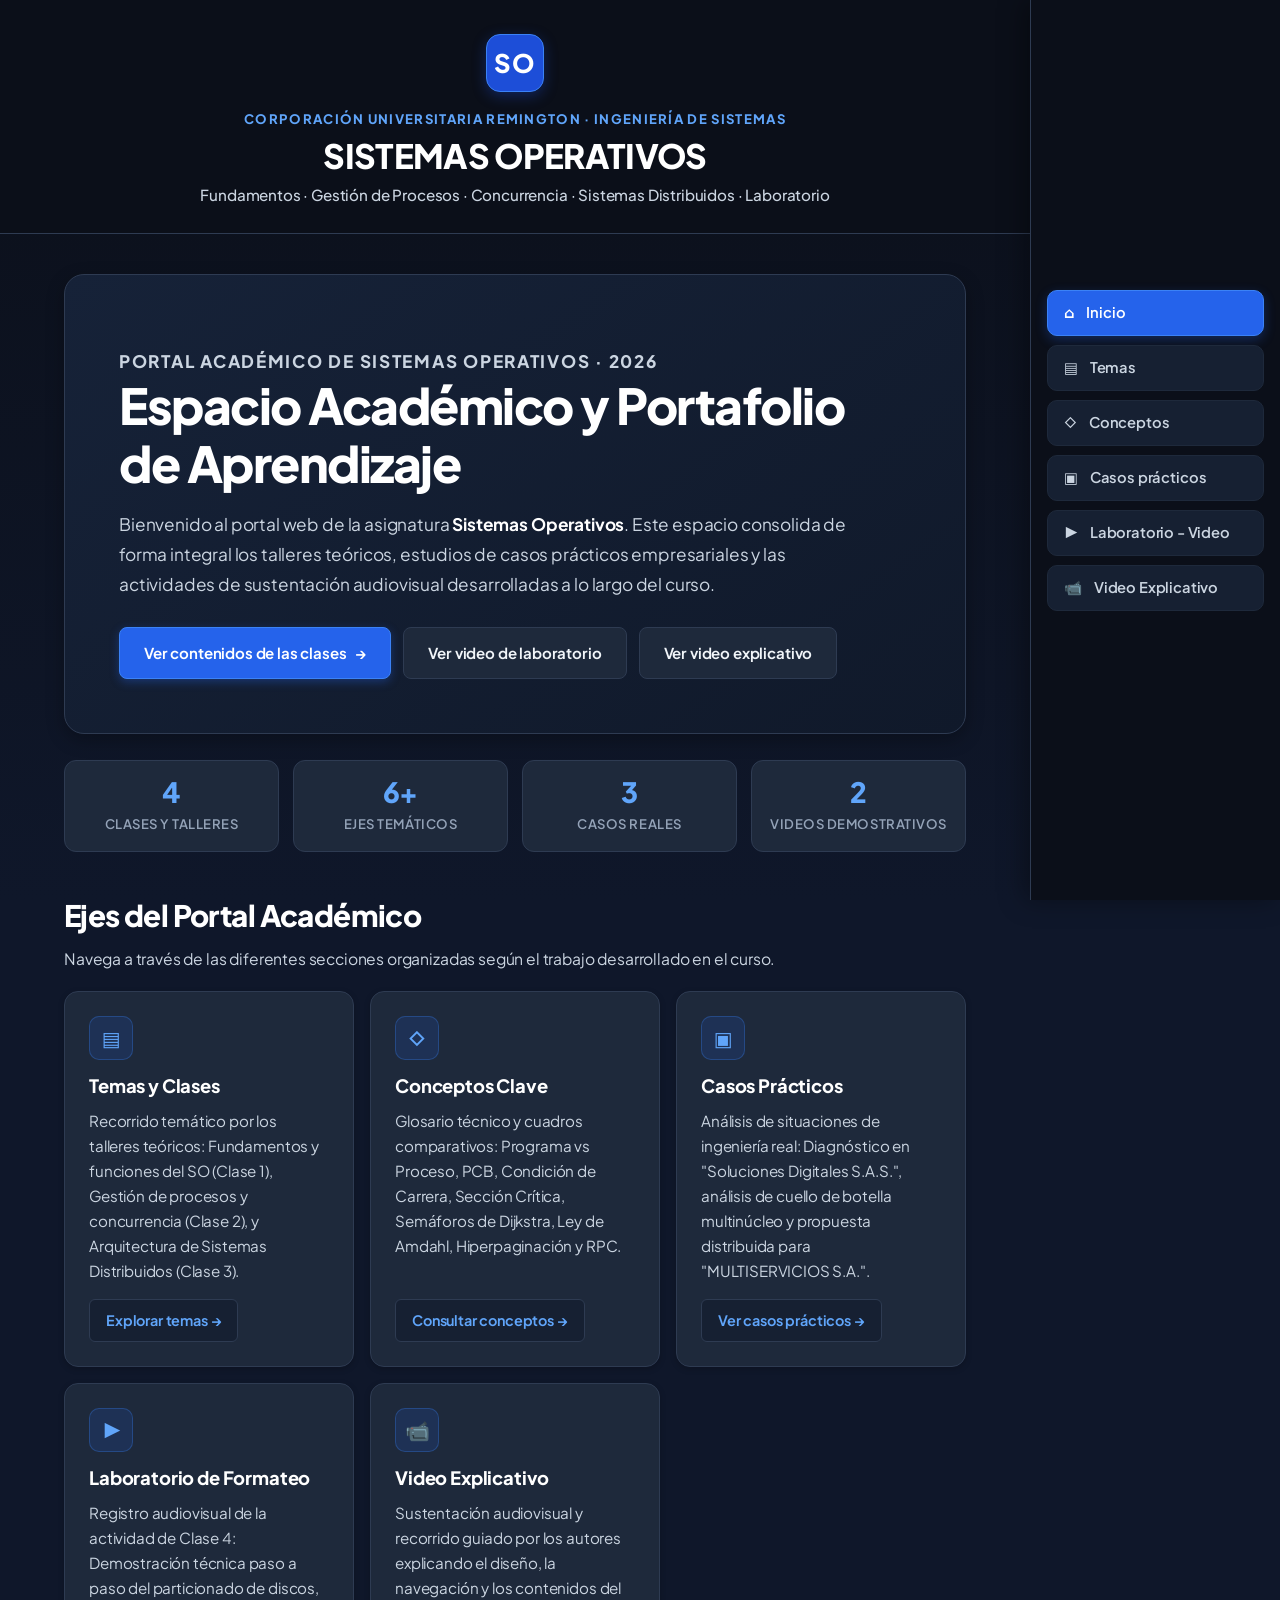
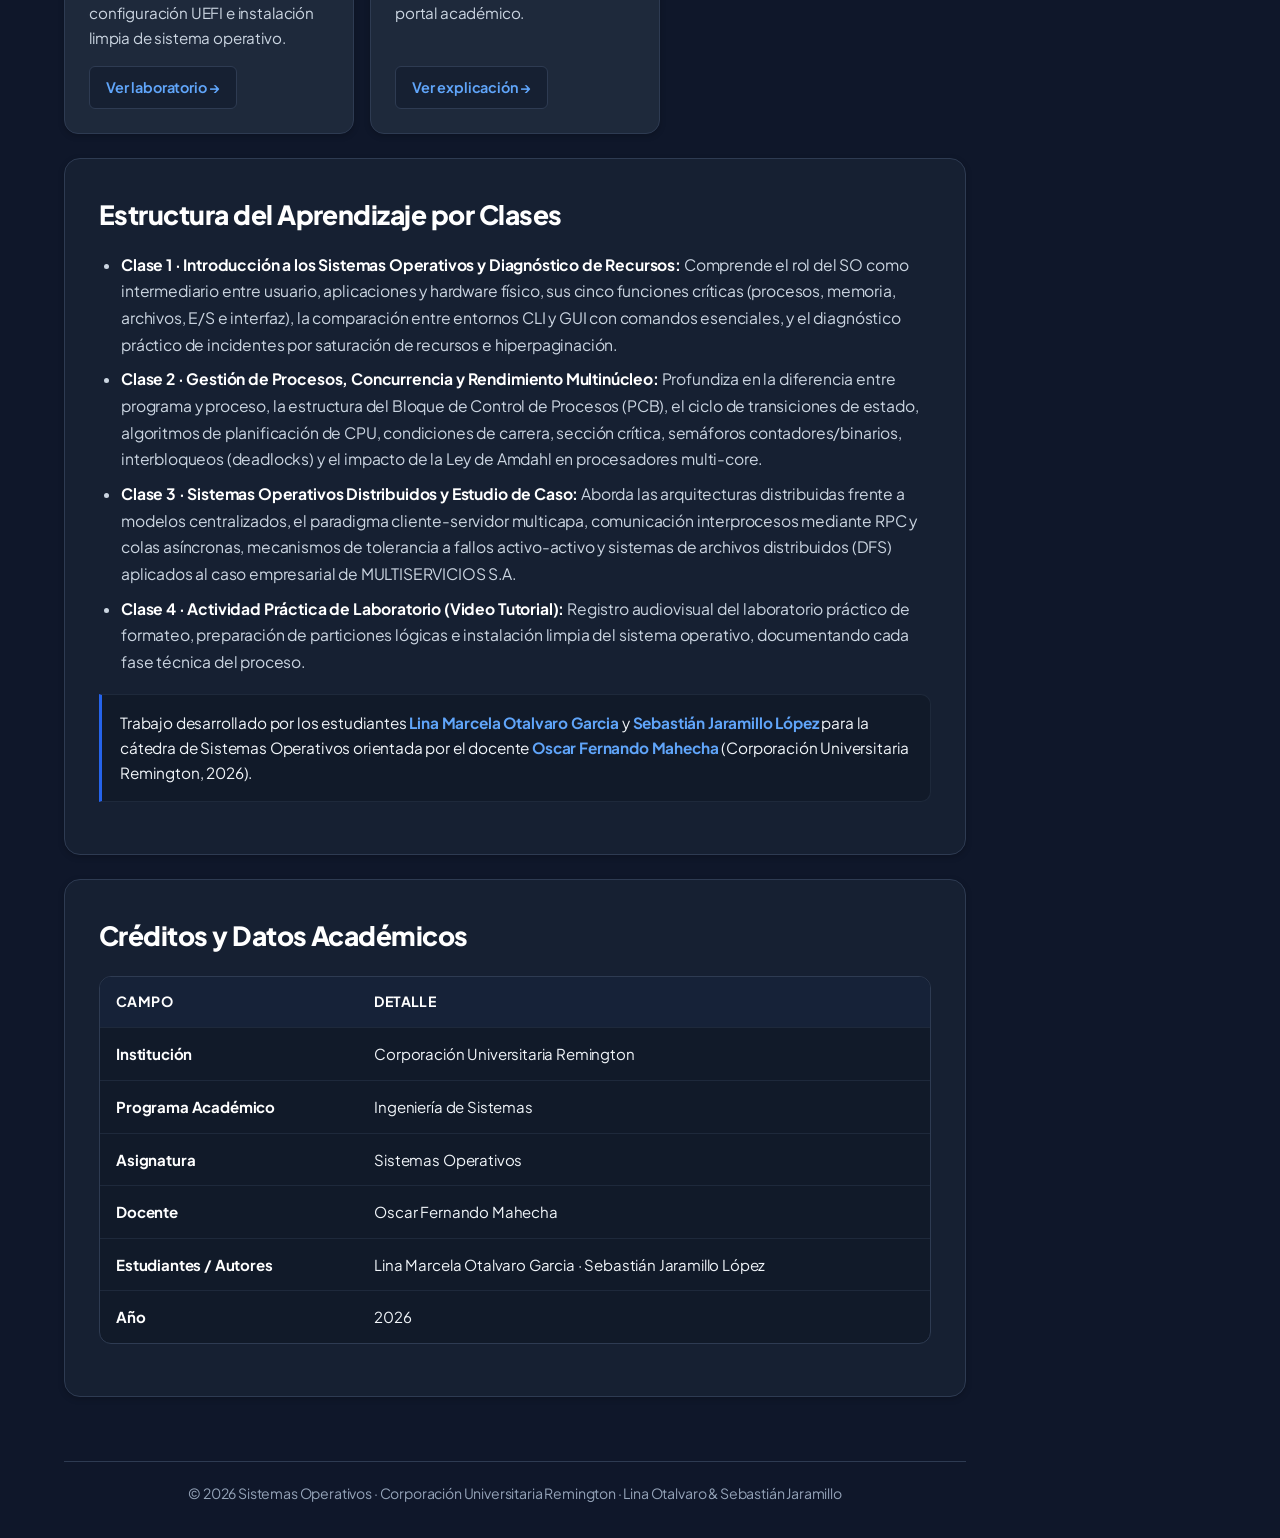
<file: index.html>
<!DOCTYPE html>
<html lang="es">
<head>
  <meta charset="UTF-8">
  <meta name="viewport" content="width=device-width, initial-scale=1.0">
  <meta name="description" content="Portal académico de la materia Sistemas Operativos - Corporación Universitaria Remington.">
  <title>Inicio | Sistemas Operativos - UniRemington</title>
  <link rel="preconnect" href="https://fonts.googleapis.com">
  <link rel="preconnect" href="https://fonts.gstatic.com" crossorigin>
  <link href="https://fonts.googleapis.com/css2?family=JetBrains+Mono:wght@400;500;700&family=Plus+Jakarta+Sans:wght@300;400;500;600;700;800&display=swap" rel="stylesheet">
  <link rel="stylesheet" href="css/estilos.css">
</head>
<body>
  <header class="site-header">
    <div class="header-inner brand-row">
      <div class="brand-mark" aria-hidden="true">SO</div>
      <div>
        <p class="eyebrow" style="margin-bottom:5px">CORPORACIÓN UNIVERSITARIA REMINGTON · INGENIERÍA DE SISTEMAS</p>
        <p class="brand-title">SISTEMAS OPERATIVOS</p>
        <p class="brand-subtitle">Fundamentos · Gestión de Procesos · Concurrencia · Sistemas Distribuidos · Laboratorio</p>
      </div>
    </div>
  </header>
  <div class="nav-wrap">
    <nav class="navbar" aria-label="Navegación principal">
      <a href="index.html" aria-current="page"><span aria-hidden="true">⌂</span><span>Inicio</span></a>
      <a href="temas.html"><span aria-hidden="true">▤</span><span>Temas</span></a>
      <a href="conceptos.html"><span aria-hidden="true">◇</span><span>Conceptos</span></a>
      <a href="casos-practicos.html"><span aria-hidden="true">▣</span><span>Casos prácticos</span></a>
      <a href="proyecto.html"><span aria-hidden="true">▶</span><span>Laboratorio - Video</span></a>
      <a href="video-explicativo.html"><span aria-hidden="true">📹</span><span>Video Explicativo</span></a>
    </nav>
  </div>
  <main>

    <section class="hero">
      <p class="eyebrow">Portal Académico de Sistemas Operativos · 2026</p>
      <h1>Espacio Académico y Portafolio de Aprendizaje</h1>
      <p>Bienvenido al portal web de la asignatura <strong>Sistemas Operativos</strong>. Este espacio consolida de forma integral los talleres teóricos, estudios de casos prácticos empresariales y las actividades de sustentación audiovisual desarrolladas a lo largo del curso.</p>
      <div class="hero-actions">
        <a class="button button-primary" href="temas.html">Ver contenidos de las clases <span aria-hidden="true">→</span></a>
        <a class="button button-secondary" href="proyecto.html">Ver video de laboratorio</a>
        <a class="button button-secondary" href="video-explicativo.html">Ver video explicativo</a>
      </div>
    </section>

    <!-- Métricas destacadas del curso -->
    <div class="stats-strip" aria-label="Resumen de contenidos">
      <div class="stat-item">
        <div class="stat-num">4</div>
        <div class="stat-label">Clases y Talleres</div>
      </div>
      <div class="stat-item">
        <div class="stat-num">6+</div>
        <div class="stat-label">Ejes Temáticos</div>
      </div>
      <div class="stat-item">
        <div class="stat-num">3</div>
        <div class="stat-label">Casos Reales</div>
      </div>
      <div class="stat-item">
        <div class="stat-num">2</div>
        <div class="stat-label">Videos Demostrativos</div>
      </div>
    </div>

    <div class="section-heading">
      <h2>Ejes del Portal Académico</h2>
      <p>Navega a través de las diferentes secciones organizadas según el trabajo desarrollado en el curso.</p>
    </div>

    <section class="card-grid" aria-label="Secciones del sitio">
      <article class="card">
        <div class="card-icon" aria-hidden="true">▤</div>
        <h3>Temas y Clases</h3>
        <p>Recorrido temático por los talleres teóricos: Fundamentos y funciones del SO (Clase 1), Gestión de procesos y concurrencia (Clase 2), y Arquitectura de Sistemas Distribuidos (Clase 3).</p>
        <a href="temas.html">Explorar temas →</a>
      </article>

      <article class="card">
        <div class="card-icon" aria-hidden="true">◇</div>
        <h3>Conceptos Clave</h3>
        <p>Glosario técnico y cuadros comparativos: Programa vs Proceso, PCB, Condición de Carrera, Sección Crítica, Semáforos de Dijkstra, Ley de Amdahl, Hiperpaginación y RPC.</p>
        <a href="conceptos.html">Consultar conceptos →</a>
      </article>

      <article class="card">
        <div class="card-icon" aria-hidden="true">▣</div>
        <h3>Casos Prácticos</h3>
        <p>Análisis de situaciones de ingeniería real: Diagnóstico en "Soluciones Digitales S.A.S.", análisis de cuello de botella multinúcleo y propuesta distribuida para "MULTISERVICIOS S.A.".</p>
        <a href="casos-practicos.html">Ver casos prácticos →</a>
      </article>

      <article class="card">
        <div class="card-icon" aria-hidden="true">▶</div>
        <h3>Laboratorio de Formateo</h3>
        <p>Registro audiovisual de la actividad de Clase 4: Demostración técnica paso a paso del particionado de discos, configuración UEFI e instalación limpia de sistema operativo.</p>
        <a href="proyecto.html">Ver laboratorio →</a>
      </article>

      <article class="card">
        <div class="card-icon" aria-hidden="true">📹</div>
        <h3>Video Explicativo</h3>
        <p>Sustentación audiovisual y recorrido guiado por los autores explicando el diseño, la navegación y los contenidos del portal académico.</p>
        <a href="video-explicativo.html">Ver explicación →</a>
      </article>
    </section>

    <section class="content-panel">
      <h2>Estructura del Aprendizaje por Clases</h2>
      <ul>
        <li>
          <strong>Clase 1 · Introducción a los Sistemas Operativos y Diagnóstico de Recursos:</strong>
          Comprende el rol del SO como intermediario entre usuario, aplicaciones y hardware físico, sus cinco funciones críticas (procesos, memoria, archivos, E/S e interfaz), la comparación entre entornos CLI y GUI con comandos esenciales, y el diagnóstico práctico de incidentes por saturación de recursos e hiperpaginación.
        </li>
        <li>
          <strong>Clase 2 · Gestión de Procesos, Concurrencia y Rendimiento Multinúcleo:</strong>
          Profundiza en la diferencia entre programa y proceso, la estructura del Bloque de Control de Procesos (PCB), el ciclo de transiciones de estado, algoritmos de planificación de CPU, condiciones de carrera, sección crítica, semáforos contadores/binarios, interbloqueos (deadlocks) y el impacto de la Ley de Amdahl en procesadores multi-core.
        </li>
        <li>
          <strong>Clase 3 · Sistemas Operativos Distribuidos y Estudio de Caso:</strong>
          Aborda las arquitecturas distribuidas frente a modelos centralizados, el paradigma cliente-servidor multicapa, comunicación interprocesos mediante RPC y colas asíncronas, mecanismos de tolerancia a fallos activo-activo y sistemas de archivos distribuidos (DFS) aplicados al caso empresarial de MULTISERVICIOS S.A.
        </li>
        <li>
          <strong>Clase 4 · Actividad Práctica de Laboratorio (Video Tutorial):</strong>
          Registro audiovisual del laboratorio práctico de formateo, preparación de particiones lógicas e instalación limpia del sistema operativo, documentando cada fase técnica del proceso.
        </li>
      </ul>
      <div class="note">
        Trabajo desarrollado por los estudiantes <strong>Lina Marcela Otalvaro Garcia</strong> y <strong>Sebastián Jaramillo López</strong> para la cátedra de Sistemas Operativos orientada por el docente <strong>Oscar Fernando Mahecha</strong> (Corporación Universitaria Remington, 2026).
      </div>
    </section>

    <section class="content-panel">
      <h2>Créditos y Datos Académicos</h2>
      <div class="table-responsive">
        <table>
          <thead>
            <tr>
              <th>Campo</th>
              <th>Detalle</th>
            </tr>
          </thead>
          <tbody>
            <tr>
              <td><strong>Institución</strong></td>
              <td>Corporación Universitaria Remington</td>
            </tr>
            <tr>
              <td><strong>Programa Académico</strong></td>
              <td>Ingeniería de Sistemas</td>
            </tr>
            <tr>
              <td><strong>Asignatura</strong></td>
              <td>Sistemas Operativos</td>
            </tr>
            <tr>
              <td><strong>Docente</strong></td>
              <td>Oscar Fernando Mahecha</td>
            </tr>
            <tr>
              <td><strong>Estudiantes / Autores</strong></td>
              <td>Lina Marcela Otalvaro Garcia · Sebastián Jaramillo López</td>
            </tr>
            <tr>
              <td><strong>Año</strong></td>
              <td>2026</td>
            </tr>
          </tbody>
        </table>
      </div>
    </section>

  </main>
  <footer class="site-footer">
    <div class="footer-inner">
      <span>© 2026 Sistemas Operativos · Corporación Universitaria Remington · Lina Otalvaro & Sebastián Jaramillo</span>
    </div>
  </footer>
</body>
</html>
</file>
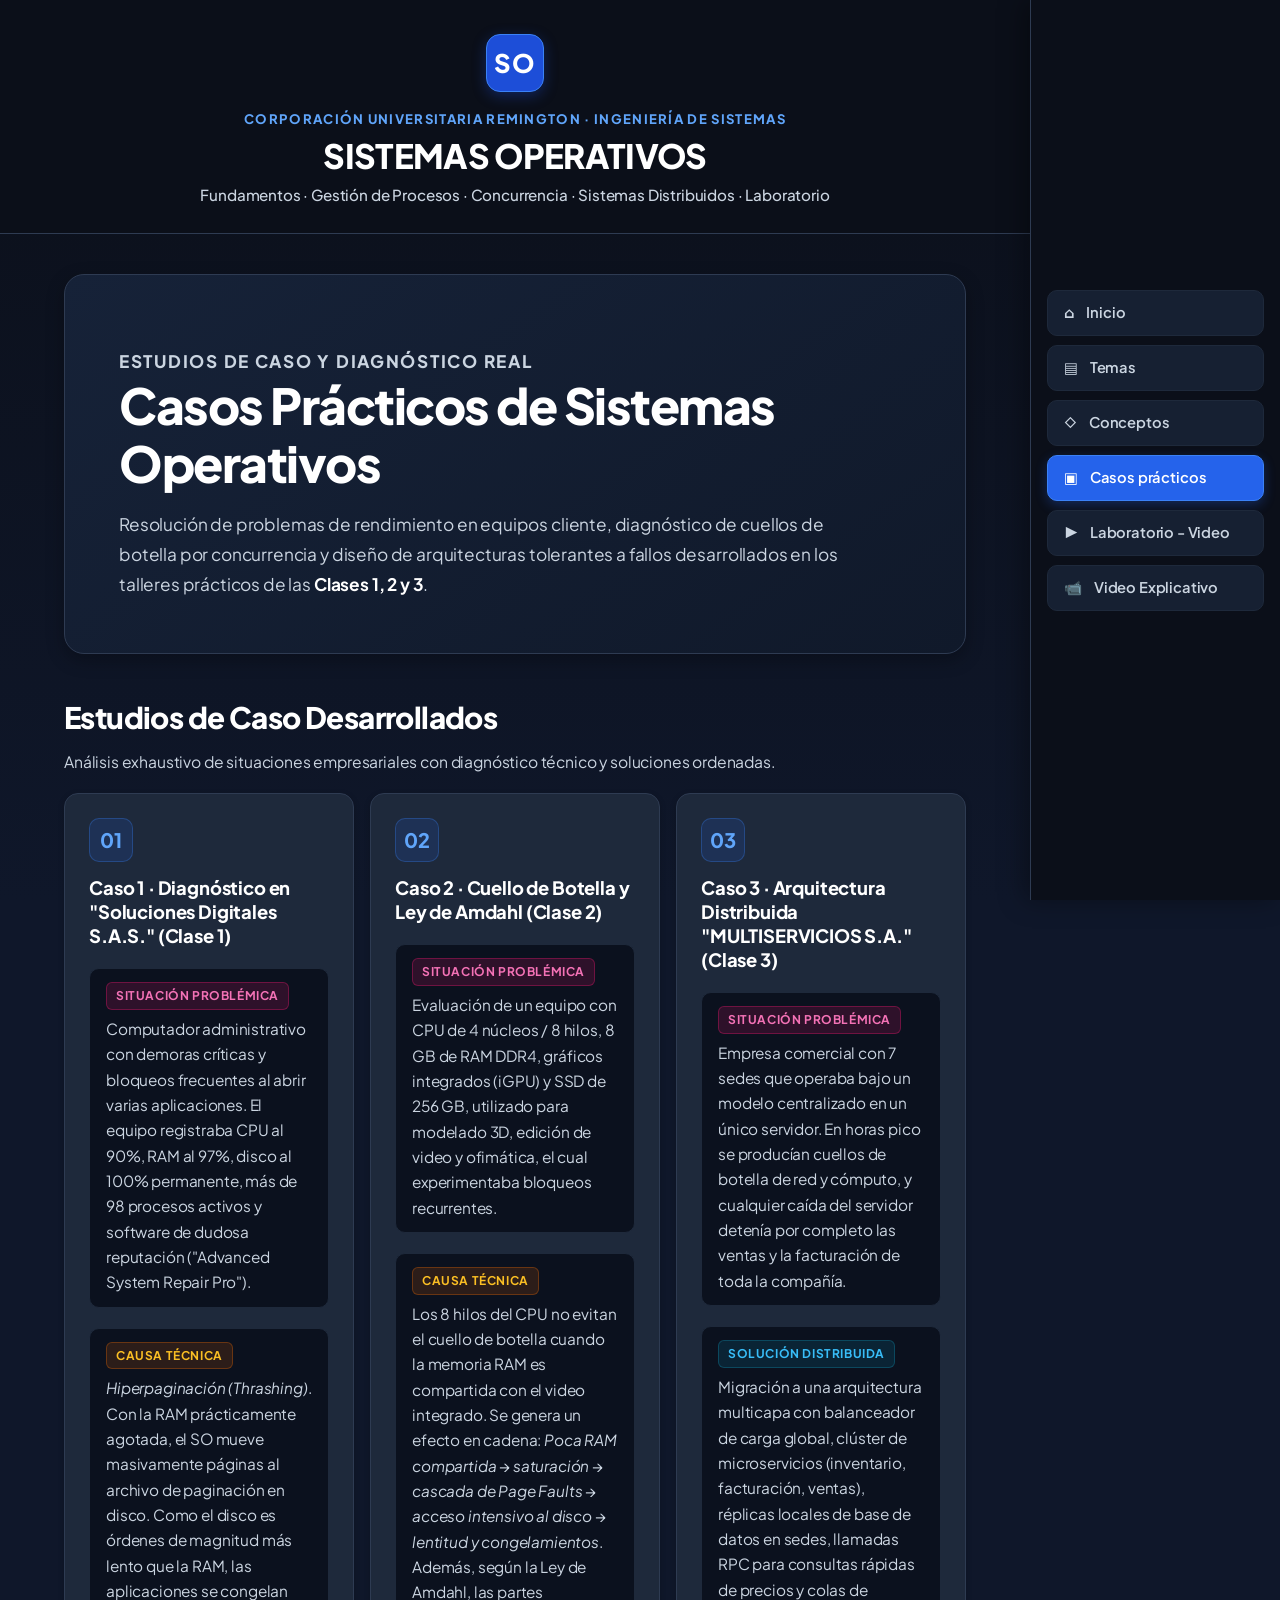
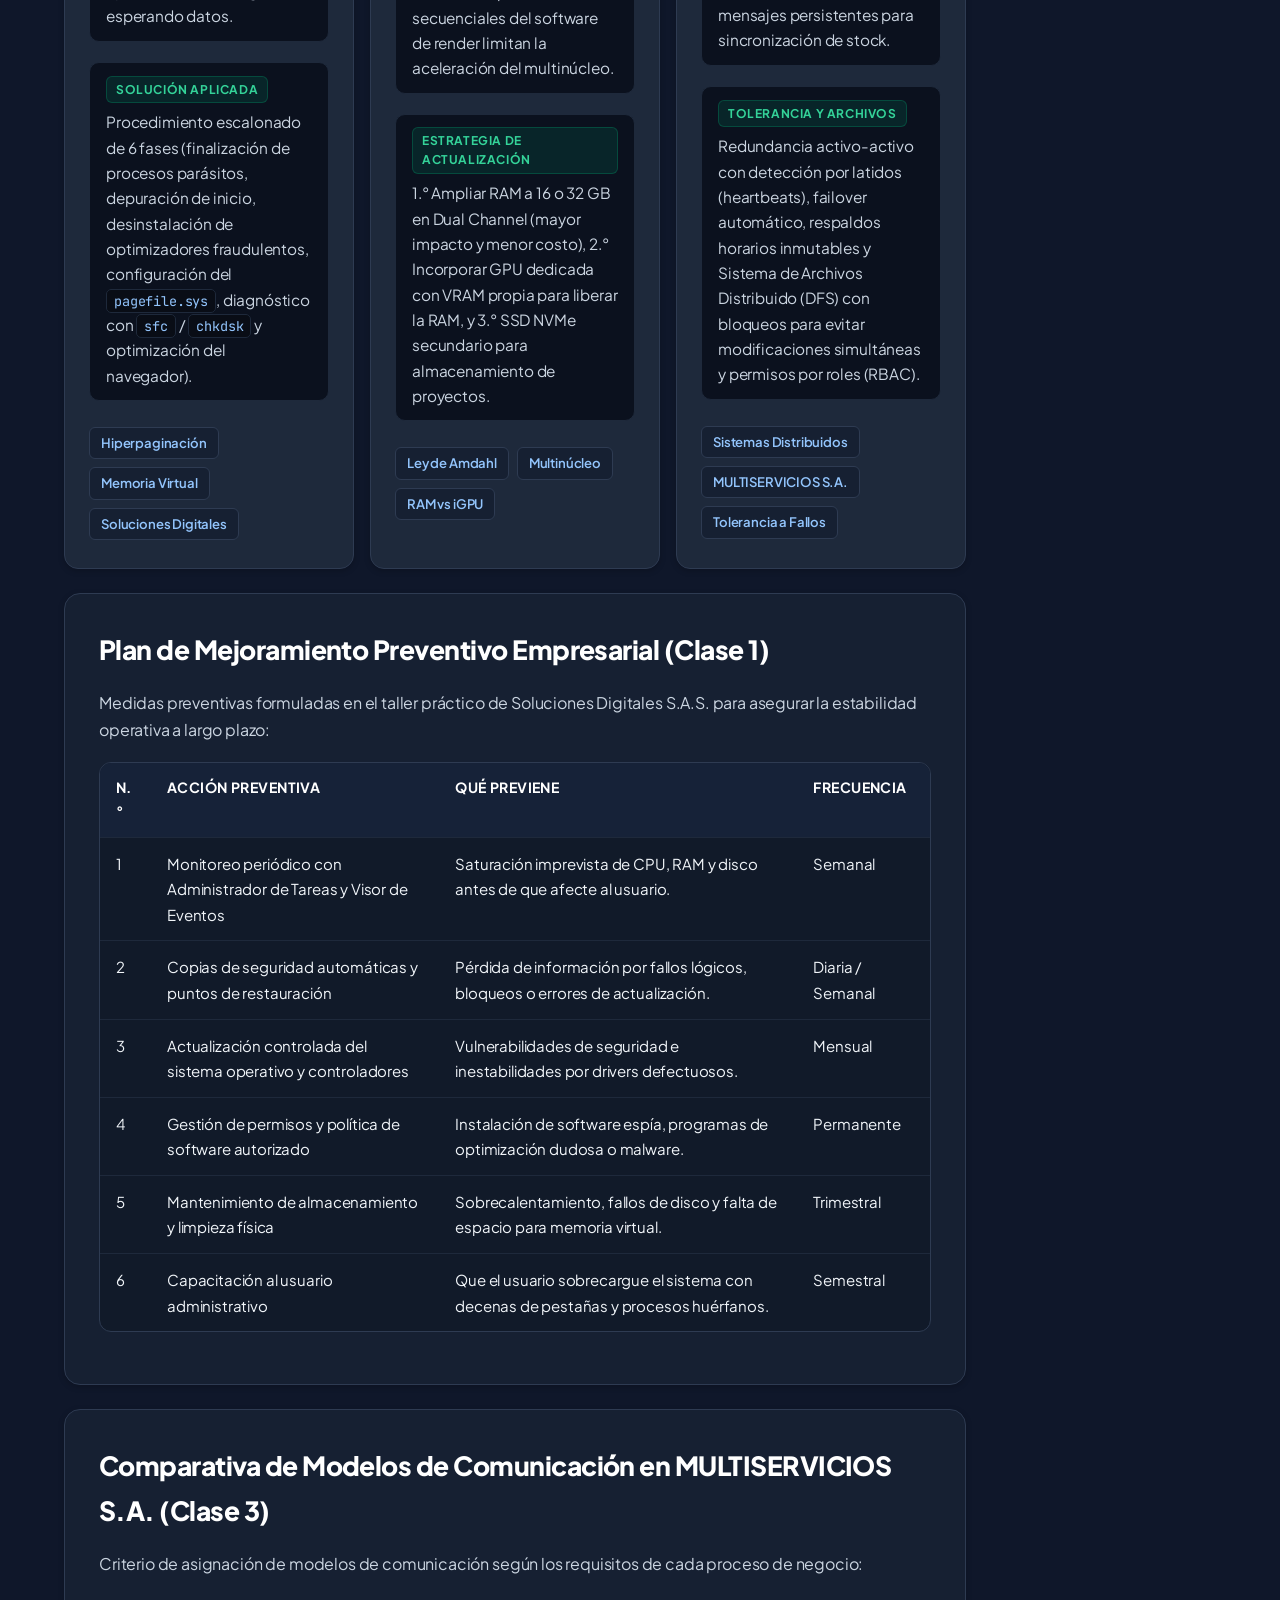
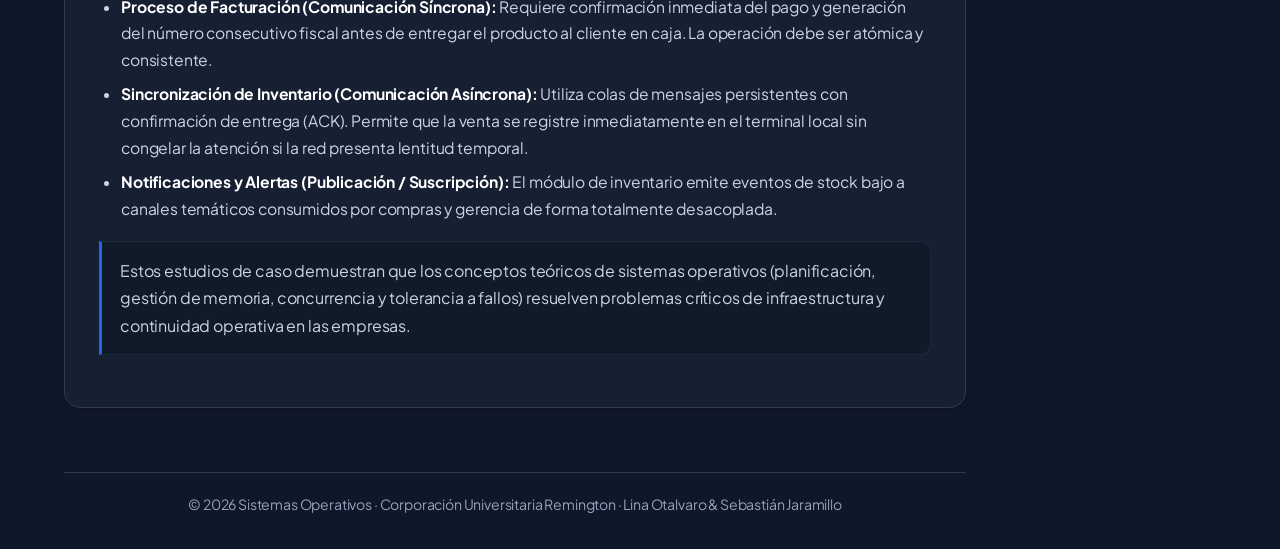
<file: casos-practicos.html>
<!DOCTYPE html>
<html lang="es">
<head>
  <meta charset="UTF-8">
  <meta name="viewport" content="width=device-width, initial-scale=1.0">
  <meta name="description" content="Casos prácticos empresariales de Sistemas Operativos - UniRemington.">
  <title>Casos Prácticos | Sistemas Operativos - UniRemington</title>
  <link rel="preconnect" href="https://fonts.googleapis.com">
  <link rel="preconnect" href="https://fonts.gstatic.com" crossorigin>
  <link href="https://fonts.googleapis.com/css2?family=JetBrains+Mono:wght@400;500;700&family=Plus+Jakarta+Sans:wght@300;400;500;600;700;800&display=swap" rel="stylesheet">
  <link rel="stylesheet" href="css/estilos.css">
</head>
<body>
  <header class="site-header">
    <div class="header-inner brand-row">
      <div class="brand-mark" aria-hidden="true">SO</div>
      <div>
        <p class="eyebrow" style="margin-bottom:5px">CORPORACIÓN UNIVERSITARIA REMINGTON · INGENIERÍA DE SISTEMAS</p>
        <p class="brand-title">SISTEMAS OPERATIVOS</p>
        <p class="brand-subtitle">Fundamentos · Gestión de Procesos · Concurrencia · Sistemas Distribuidos · Laboratorio</p>
      </div>
    </div>
  </header>
  <div class="nav-wrap">
    <nav class="navbar" aria-label="Navegación principal">
      <a href="index.html"><span aria-hidden="true">⌂</span><span>Inicio</span></a>
      <a href="temas.html"><span aria-hidden="true">▤</span><span>Temas</span></a>
      <a href="conceptos.html"><span aria-hidden="true">◇</span><span>Conceptos</span></a>
      <a href="casos-practicos.html" aria-current="page"><span aria-hidden="true">▣</span><span>Casos prácticos</span></a>
      <a href="proyecto.html"><span aria-hidden="true">▶</span><span>Laboratorio - Video</span></a>
      <a href="video-explicativo.html"><span aria-hidden="true">📹</span><span>Video Explicativo</span></a>
    </nav>
  </div>
  <main>

    <section class="hero">
      <p class="eyebrow">Estudios de Caso y Diagnóstico Real</p>
      <h1>Casos Prácticos de Sistemas Operativos</h1>
      <p>Resolución de problemas de rendimiento en equipos cliente, diagnóstico de cuellos de botella por concurrencia y diseño de arquitecturas tolerantes a fallos desarrollados en los talleres prácticos de las <strong>Clases 1, 2 y 3</strong>.</p>
    </section>

    <div class="section-heading">
      <h2>Estudios de Caso Desarrollados</h2>
      <p>Análisis exhaustivo de situaciones empresariales con diagnóstico técnico y soluciones ordenadas.</p>
    </div>

    <section class="card-grid">
      <article class="card">
        <div class="card-icon">01</div>
        <h3>Caso 1 · Diagnóstico en "Soluciones Digitales S.A.S." (Clase 1)</h3>
        
        <div class="case-block">
          <p><span class="badge badge-rose" style="margin-bottom:6px;">Situación Problémica</span><br>
          Computador administrativo con demoras críticas y bloqueos frecuentes al abrir varias aplicaciones. El equipo registraba CPU al 90%, RAM al 97%, disco al 100% permanente, más de 98 procesos activos y software de dudosa reputación ("Advanced System Repair Pro").</p>
        </div>

        <div class="case-block">
          <p><span class="badge badge-amber" style="margin-bottom:6px;">Causa Técnica</span><br>
          <em>Hiperpaginación (Thrashing)</em>. Con la RAM prácticamente agotada, el SO mueve masivamente páginas al archivo de paginación en disco. Como el disco es órdenes de magnitud más lento que la RAM, las aplicaciones se congelan esperando datos.</p>
        </div>

        <div class="case-block">
          <p><span class="badge badge-emerald" style="margin-bottom:6px;">Solución Aplicada</span><br>
          Procedimiento escalonado de 6 fases (finalización de procesos parásitos, depuración de inicio, desinstalación de optimizadores fraudulentos, configuración del <code>pagefile.sys</code>, diagnóstico con <code>sfc</code> / <code>chkdsk</code> y optimización del navegador).</p>
        </div>

        <div style="margin-top:12px;">
          <span class="tag">Hiperpaginación</span>
          <span class="tag">Memoria Virtual</span>
          <span class="tag">Soluciones Digitales</span>
        </div>
      </article>

      <article class="card">
        <div class="card-icon">02</div>
        <h3>Caso 2 · Cuello de Botella y Ley de Amdahl (Clase 2)</h3>
        
        <div class="case-block">
          <p><span class="badge badge-rose" style="margin-bottom:6px;">Situación Problémica</span><br>
          Evaluación de un equipo con CPU de 4 núcleos / 8 hilos, 8 GB de RAM DDR4, gráficos integrados (iGPU) y SSD de 256 GB, utilizado para modelado 3D, edición de video y ofimática, el cual experimentaba bloqueos recurrentes.</p>
        </div>

        <div class="case-block">
          <p><span class="badge badge-amber" style="margin-bottom:6px;">Causa Técnica</span><br>
          Los 8 hilos del CPU no evitan el cuello de botella cuando la memoria RAM es compartida con el video integrado. Se genera un efecto en cadena: <em>Poca RAM compartida → saturación → cascada de Page Faults → acceso intensivo al disco → lentitud y congelamientos</em>. Además, según la Ley de Amdahl, las partes secuenciales del software de render limitan la aceleración del multinúcleo.</p>
        </div>

        <div class="case-block">
          <p><span class="badge badge-emerald" style="margin-bottom:6px;">Estrategia de Actualización</span><br>
          1.° Ampliar RAM a 16 o 32 GB en Dual Channel (mayor impacto y menor costo), 2.° Incorporar GPU dedicada con VRAM propia para liberar la RAM, y 3.° SSD NVMe secundario para almacenamiento de proyectos.</p>
        </div>

        <div style="margin-top:12px;">
          <span class="tag">Ley de Amdahl</span>
          <span class="tag">Multinúcleo</span>
          <span class="tag">RAM vs iGPU</span>
        </div>
      </article>

      <article class="card">
        <div class="card-icon">03</div>
        <h3>Caso 3 · Arquitectura Distribuida "MULTISERVICIOS S.A." (Clase 3)</h3>
        
        <div class="case-block">
          <p><span class="badge badge-rose" style="margin-bottom:6px;">Situación Problémica</span><br>
          Empresa comercial con 7 sedes que operaba bajo un modelo centralizado en un único servidor. En horas pico se producían cuellos de botella de red y cómputo, y cualquier caída del servidor detenía por completo las ventas y la facturación de toda la compañía.</p>
        </div>

        <div class="case-block">
          <p><span class="badge badge-cyan" style="margin-bottom:6px;">Solución Distribuida</span><br>
          Migración a una arquitectura multicapa con balanceador de carga global, clúster de microservicios (inventario, facturación, ventas), réplicas locales de base de datos en sedes, llamadas RPC para consultas rápidas de precios y colas de mensajes persistentes para sincronización de stock.</p>
        </div>

        <div class="case-block">
          <p><span class="badge badge-emerald" style="margin-bottom:6px;">Tolerancia y Archivos</span><br>
          Redundancia activo-activo con detección por latidos (heartbeats), failover automático, respaldos horarios inmutables y Sistema de Archivos Distribuido (DFS) con bloqueos para evitar modificaciones simultáneas y permisos por roles (RBAC).</p>
        </div>

        <div style="margin-top:12px;">
          <span class="tag">Sistemas Distribuidos</span>
          <span class="tag">MULTISERVICIOS S.A.</span>
          <span class="tag">Tolerancia a Fallos</span>
        </div>
      </article>
    </section>

    <section class="content-panel">
      <h2>Plan de Mejoramiento Preventivo Empresarial (Clase 1)</h2>
      <p>Medidas preventivas formuladas en el taller práctico de Soluciones Digitales S.A.S. para asegurar la estabilidad operativa a largo plazo:</p>
      <div class="table-responsive">
        <table>
          <thead>
            <tr>
              <th>N.°</th>
              <th>Acción Preventiva</th>
              <th>Qué Previene</th>
              <th>Frecuencia</th>
            </tr>
          </thead>
          <tbody>
            <tr>
              <td>1</td>
              <td>Monitoreo periódico con Administrador de Tareas y Visor de Eventos</td>
              <td>Saturación imprevista de CPU, RAM y disco antes de que afecte al usuario.</td>
              <td>Semanal</td>
            </tr>
            <tr>
              <td>2</td>
              <td>Copias de seguridad automáticas y puntos de restauración</td>
              <td>Pérdida de información por fallos lógicos, bloqueos o errores de actualización.</td>
              <td>Diaria / Semanal</td>
            </tr>
            <tr>
              <td>3</td>
              <td>Actualización controlada del sistema operativo y controladores</td>
              <td>Vulnerabilidades de seguridad e inestabilidades por drivers defectuosos.</td>
              <td>Mensual</td>
            </tr>
            <tr>
              <td>4</td>
              <td>Gestión de permisos y política de software autorizado</td>
              <td>Instalación de software espía, programas de optimización dudosa o malware.</td>
              <td>Permanente</td>
            </tr>
            <tr>
              <td>5</td>
              <td>Mantenimiento de almacenamiento y limpieza física</td>
              <td>Sobrecalentamiento, fallos de disco y falta de espacio para memoria virtual.</td>
              <td>Trimestral</td>
            </tr>
            <tr>
              <td>6</td>
              <td>Capacitación al usuario administrativo</td>
              <td>Que el usuario sobrecargue el sistema con decenas de pestañas y procesos huérfanos.</td>
              <td>Semestral</td>
            </tr>
          </tbody>
        </table>
      </div>
    </section>

    <section class="content-panel">
      <h2>Comparativa de Modelos de Comunicación en MULTISERVICIOS S.A. (Clase 3)</h2>
      <p>Criterio de asignación de modelos de comunicación según los requisitos de cada proceso de negocio:</p>
      <ul>
        <li><strong>Proceso de Facturación (Comunicación Síncrona):</strong> Requiere confirmación inmediata del pago y generación del número consecutivo fiscal antes de entregar el producto al cliente en caja. La operación debe ser atómica y consistente.</li>
        <li><strong>Sincronización de Inventario (Comunicación Asíncrona):</strong> Utiliza colas de mensajes persistentes con confirmación de entrega (ACK). Permite que la venta se registre inmediatamente en el terminal local sin congelar la atención si la red presenta lentitud temporal.</li>
        <li><strong>Notificaciones y Alertas (Publicación / Suscripción):</strong> El módulo de inventario emite eventos de stock bajo a canales temáticos consumidos por compras y gerencia de forma totalmente desacoplada.</li>
      </ul>
      <p class="note">Estos estudios de caso demuestran que los conceptos teóricos de sistemas operativos (planificación, gestión de memoria, concurrencia y tolerancia a fallos) resuelven problemas críticos de infraestructura y continuidad operativa en las empresas.</p>
    </section>

  </main>
  <footer class="site-footer">
    <div class="footer-inner">
      <span>© 2026 Sistemas Operativos · Corporación Universitaria Remington · Lina Otalvaro & Sebastián Jaramillo</span>
    </div>
  </footer>
</body>
</html>
</file>
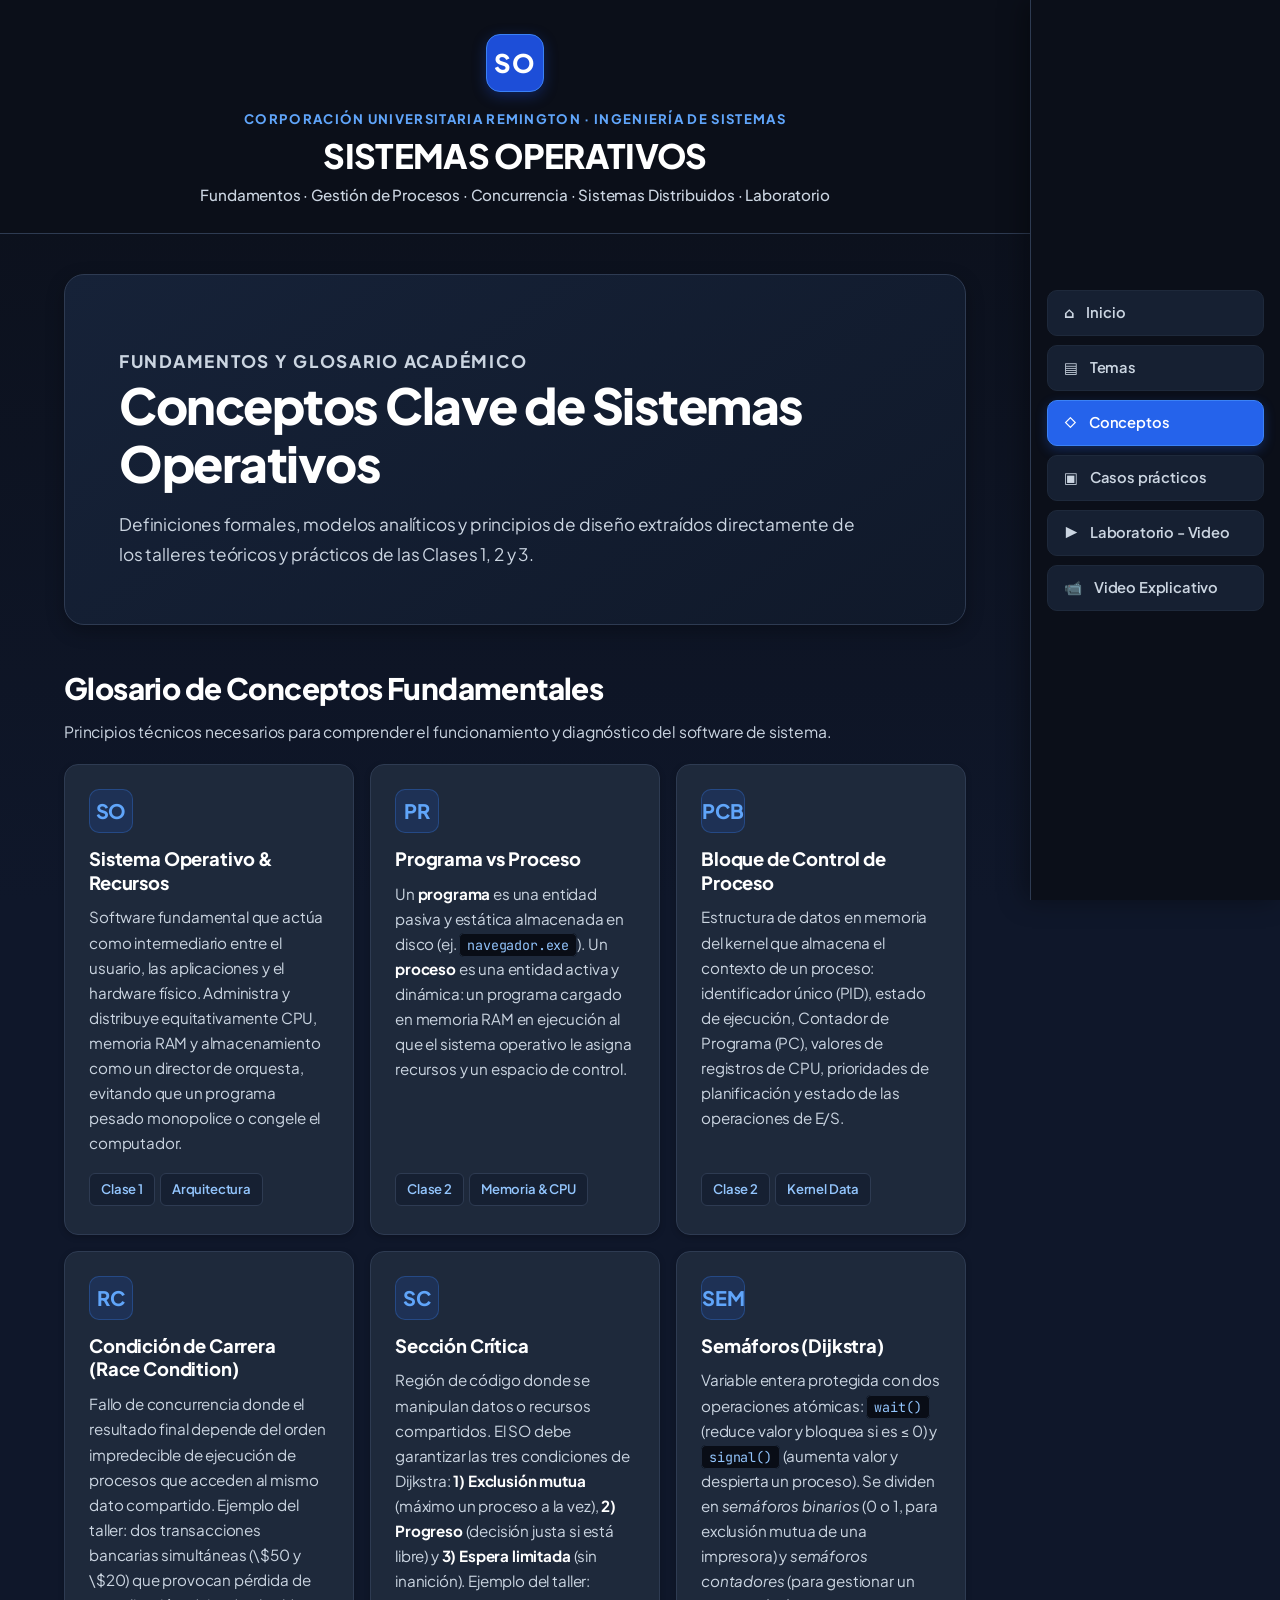
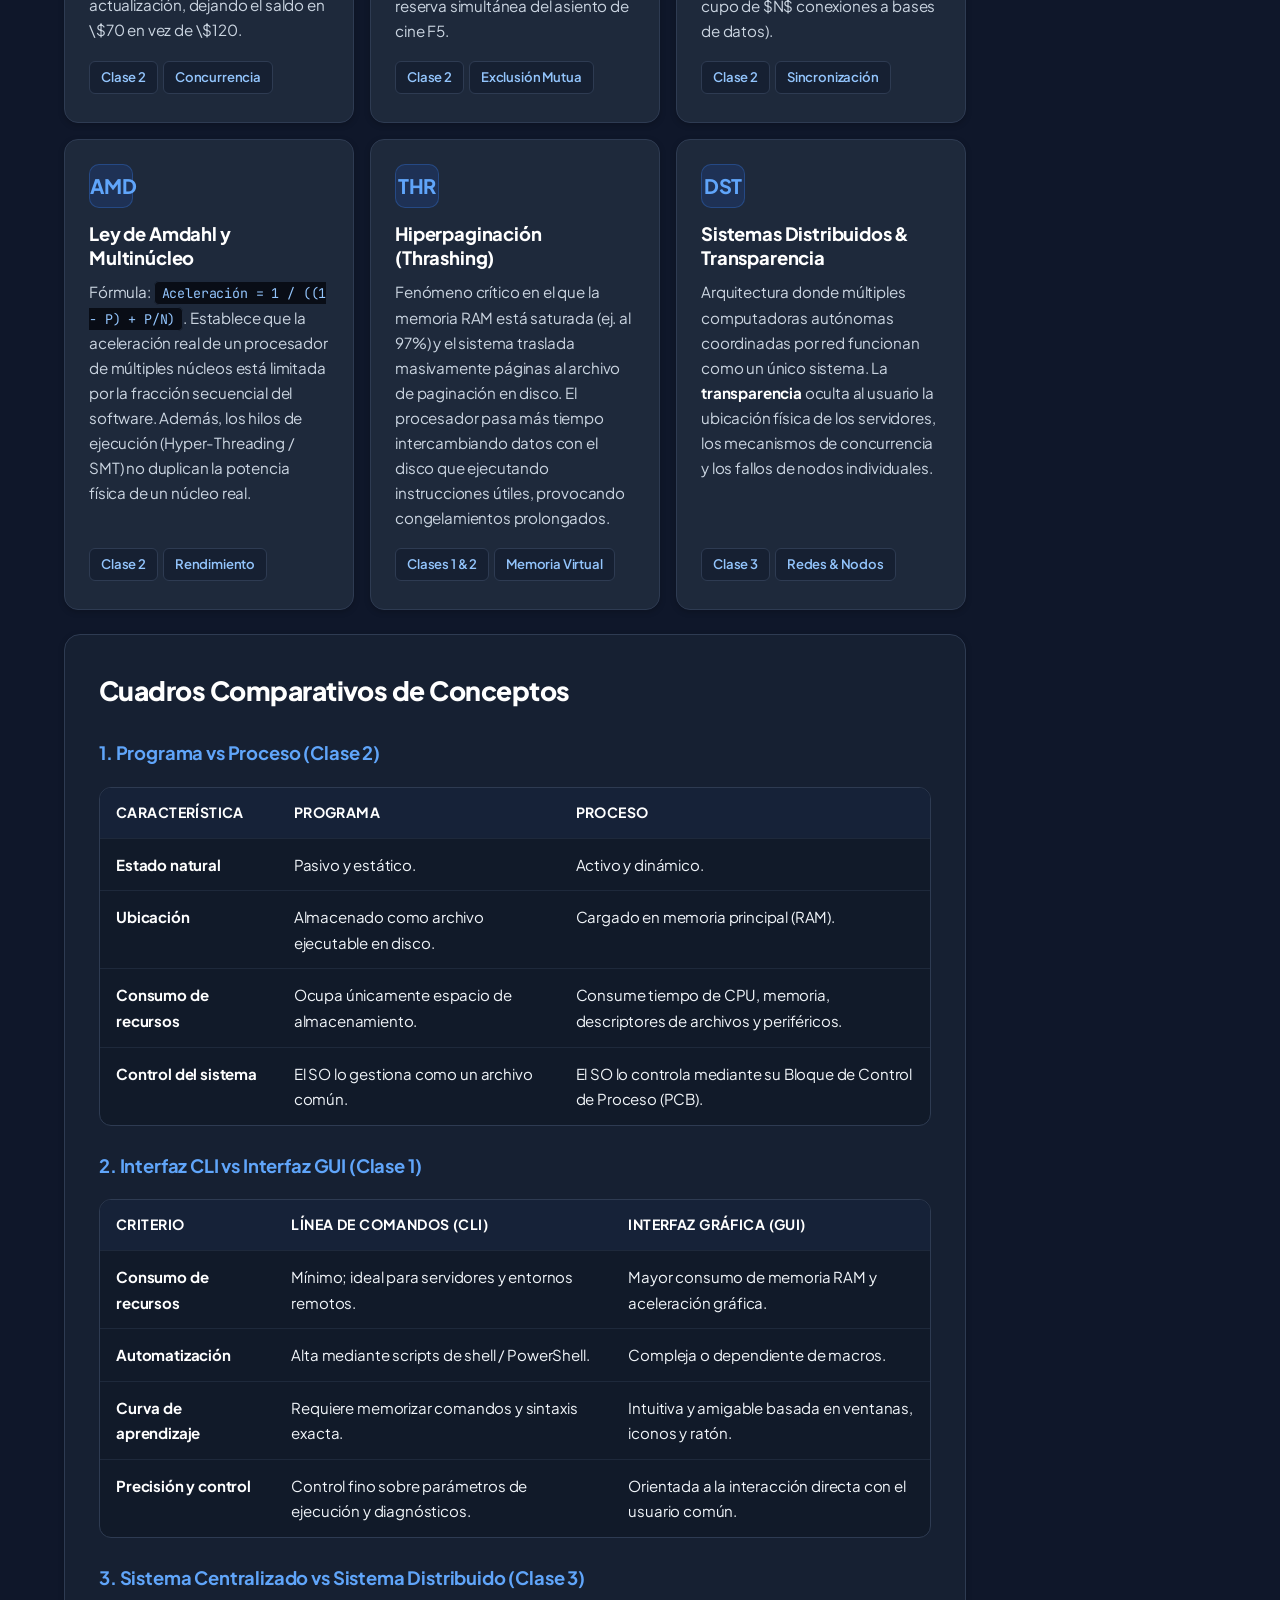
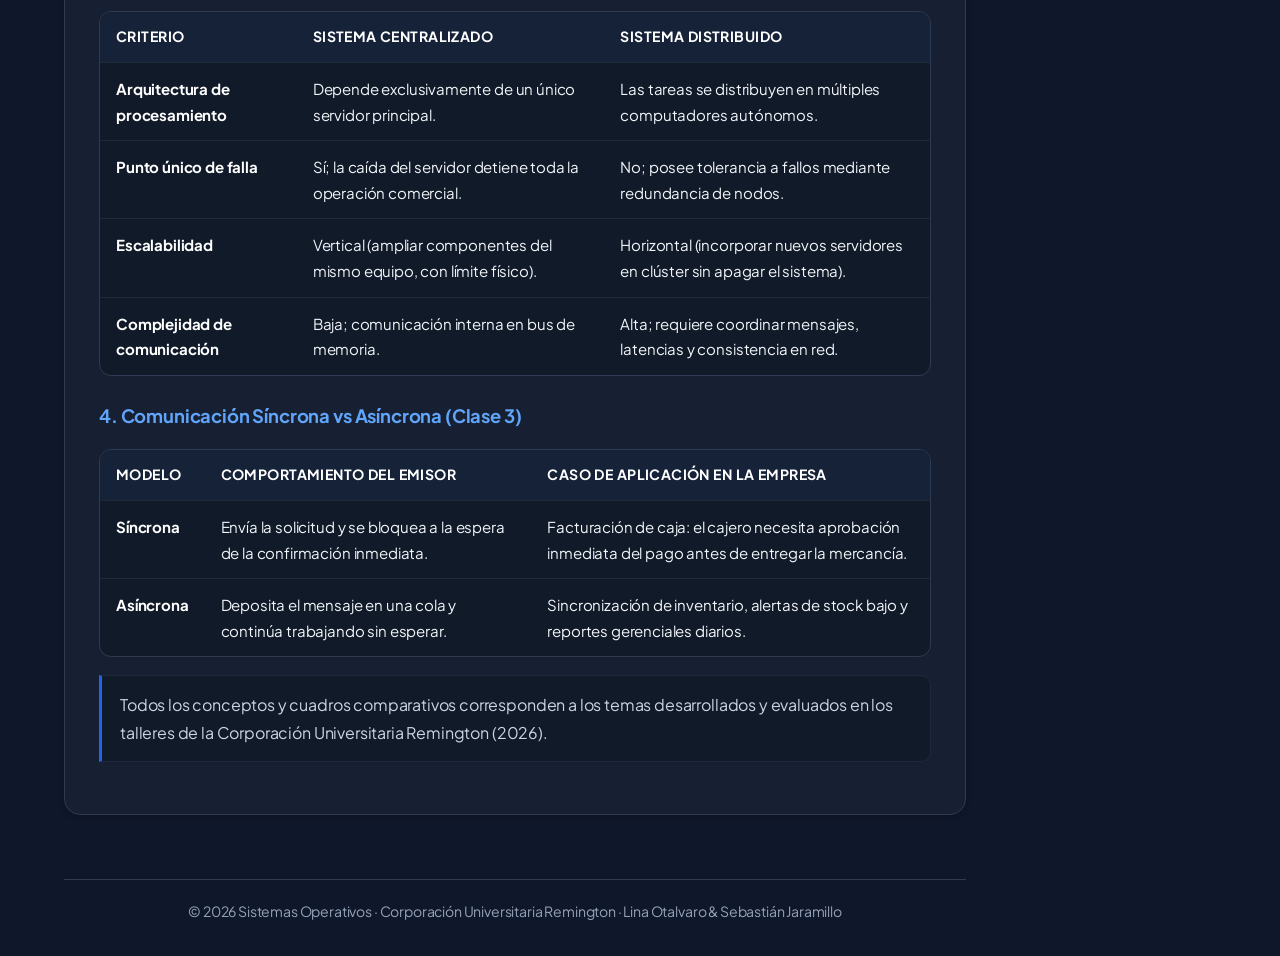
<file: conceptos.html>
<!DOCTYPE html>
<html lang="es">
<head>
  <meta charset="UTF-8">
  <meta name="viewport" content="width=device-width, initial-scale=1.0">
  <meta name="description" content="Glosario técnico y conceptos fundamentales de Sistemas Operativos - UniRemington.">
  <title>Conceptos Clave | Sistemas Operativos - UniRemington</title>
  <link rel="preconnect" href="https://fonts.googleapis.com">
  <link rel="preconnect" href="https://fonts.gstatic.com" crossorigin>
  <link href="https://fonts.googleapis.com/css2?family=JetBrains+Mono:wght@400;500;700&family=Plus+Jakarta+Sans:wght@300;400;500;600;700;800&display=swap" rel="stylesheet">
  <link rel="stylesheet" href="css/estilos.css">
</head>
<body>
  <header class="site-header">
    <div class="header-inner brand-row">
      <div class="brand-mark" aria-hidden="true">SO</div>
      <div>
        <p class="eyebrow" style="margin-bottom:5px">CORPORACIÓN UNIVERSITARIA REMINGTON · INGENIERÍA DE SISTEMAS</p>
        <p class="brand-title">SISTEMAS OPERATIVOS</p>
        <p class="brand-subtitle">Fundamentos · Gestión de Procesos · Concurrencia · Sistemas Distribuidos · Laboratorio</p>
      </div>
    </div>
  </header>
  <div class="nav-wrap">
    <nav class="navbar" aria-label="Navegación principal">
      <a href="index.html"><span aria-hidden="true">⌂</span><span>Inicio</span></a>
      <a href="temas.html"><span aria-hidden="true">▤</span><span>Temas</span></a>
      <a href="conceptos.html" aria-current="page"><span aria-hidden="true">◇</span><span>Conceptos</span></a>
      <a href="casos-practicos.html"><span aria-hidden="true">▣</span><span>Casos prácticos</span></a>
      <a href="proyecto.html"><span aria-hidden="true">▶</span><span>Laboratorio - Video</span></a>
      <a href="video-explicativo.html"><span aria-hidden="true">📹</span><span>Video Explicativo</span></a>
    </nav>
  </div>
  <main>

    <section class="hero">
      <p class="eyebrow">Fundamentos y Glosario Académico</p>
      <h1>Conceptos Clave de Sistemas Operativos</h1>
      <p>Definiciones formales, modelos analíticos y principios de diseño extraídos directamente de los talleres teóricos y prácticos de las Clases 1, 2 y 3.</p>
    </section>

    <div class="section-heading">
      <h2>Glosario de Conceptos Fundamentales</h2>
      <p>Principios técnicos necesarios para comprender el funcionamiento y diagnóstico del software de sistema.</p>
    </div>

    <section class="card-grid">
      <article class="card">
        <div class="card-icon">SO</div>
        <h3>Sistema Operativo & Recursos</h3>
        <p>Software fundamental que actúa como intermediario entre el usuario, las aplicaciones y el hardware físico. Administra y distribuye equitativamente CPU, memoria RAM y almacenamiento como un director de orquesta, evitando que un programa pesado monopolice o congele el computador.</p>
        <div style="margin-top:14px;"><span class="tag">Clase 1</span><span class="tag">Arquitectura</span></div>
      </article>

      <article class="card">
        <div class="card-icon">PR</div>
        <h3>Programa vs Proceso</h3>
        <p>Un <strong>programa</strong> es una entidad pasiva y estática almacenada en disco (ej. <code>navegador.exe</code>). Un <strong>proceso</strong> es una entidad activa y dinámica: un programa cargado en memoria RAM en ejecución al que el sistema operativo le asigna recursos y un espacio de control.</p>
        <div style="margin-top:14px;"><span class="tag">Clase 2</span><span class="tag">Memoria & CPU</span></div>
      </article>

      <article class="card">
        <div class="card-icon">PCB</div>
        <h3>Bloque de Control de Proceso</h3>
        <p>Estructura de datos en memoria del kernel que almacena el contexto de un proceso: identificador único (PID), estado de ejecución, Contador de Programa (PC), valores de registros de CPU, prioridades de planificación y estado de las operaciones de E/S.</p>
        <div style="margin-top:14px;"><span class="tag">Clase 2</span><span class="tag">Kernel Data</span></div>
      </article>

      <article class="card">
        <div class="card-icon">RC</div>
        <h3>Condición de Carrera (Race Condition)</h3>
        <p>Fallo de concurrencia donde el resultado final depende del orden impredecible de ejecución de procesos que acceden al mismo dato compartido. Ejemplo del taller: dos transacciones bancarias simultáneas (\$50 y \$20) que provocan pérdida de actualización, dejando el saldo en \$70 en vez de \$120.</p>
        <div style="margin-top:14px;"><span class="tag">Clase 2</span><span class="tag">Concurrencia</span></div>
      </article>

      <article class="card">
        <div class="card-icon">SC</div>
        <h3>Sección Crítica</h3>
        <p>Región de código donde se manipulan datos o recursos compartidos. El SO debe garantizar las tres condiciones de Dijkstra: <strong>1) Exclusión mutua</strong> (máximo un proceso a la vez), <strong>2) Progreso</strong> (decisión justa si está libre) y <strong>3) Espera limitada</strong> (sin inanición). Ejemplo del taller: reserva simultánea del asiento de cine F5.</p>
        <div style="margin-top:14px;"><span class="tag">Clase 2</span><span class="tag">Exclusión Mutua</span></div>
      </article>

      <article class="card">
        <div class="card-icon">SEM</div>
        <h3>Semáforos (Dijkstra)</h3>
        <p>Variable entera protegida con dos operaciones atómicas: <code>wait()</code> (reduce valor y bloquea si es ≤ 0) y <code>signal()</code> (aumenta valor y despierta un proceso). Se dividen en <em>semáforos binarios</em> (0 o 1, para exclusión mutua de una impresora) y <em>semáforos contadores</em> (para gestionar un cupo de $N$ conexiones a bases de datos).</p>
        <div style="margin-top:14px;"><span class="tag">Clase 2</span><span class="tag">Sincronización</span></div>
      </article>

      <article class="card">
        <div class="card-icon">AMD</div>
        <h3>Ley de Amdahl y Multinúcleo</h3>
        <p>Fórmula: <code>Aceleración = 1 / ((1 - P) + P/N)</code>. Establece que la aceleración real de un procesador de múltiples núcleos está limitada por la fracción secuencial del software. Además, los hilos de ejecución (Hyper-Threading / SMT) no duplican la potencia física de un núcleo real.</p>
        <div style="margin-top:14px;"><span class="tag">Clase 2</span><span class="tag">Rendimiento</span></div>
      </article>

      <article class="card">
        <div class="card-icon">THR</div>
        <h3>Hiperpaginación (Thrashing)</h3>
        <p>Fenómeno crítico en el que la memoria RAM está saturada (ej. al 97%) y el sistema traslada masivamente páginas al archivo de paginación en disco. El procesador pasa más tiempo intercambiando datos con el disco que ejecutando instrucciones útiles, provocando congelamientos prolongados.</p>
        <div style="margin-top:14px;"><span class="tag">Clases 1 & 2</span><span class="tag">Memoria Virtual</span></div>
      </article>

      <article class="card">
        <div class="card-icon">DST</div>
        <h3>Sistemas Distribuidos & Transparencia</h3>
        <p>Arquitectura donde múltiples computadoras autónomas coordinadas por red funcionan como un único sistema. La <strong>transparencia</strong> oculta al usuario la ubicación física de los servidores, los mecanismos de concurrencia y los fallos de nodos individuales.</p>
        <div style="margin-top:14px;"><span class="tag">Clase 3</span><span class="tag">Redes & Nodos</span></div>
      </article>
    </section>

    <section class="content-panel">
      <h2>Cuadros Comparativos de Conceptos</h2>

      <h3>1. Programa vs Proceso (Clase 2)</h3>
      <div class="table-responsive">
        <table>
          <thead>
            <tr>
              <th>Característica</th>
              <th>Programa</th>
              <th>Proceso</th>
            </tr>
          </thead>
          <tbody>
            <tr>
              <td><strong>Estado natural</strong></td>
              <td>Pasivo y estático.</td>
              <td>Activo y dinámico.</td>
            </tr>
            <tr>
              <td><strong>Ubicación</strong></td>
              <td>Almacenado como archivo ejecutable en disco.</td>
              <td>Cargado en memoria principal (RAM).</td>
            </tr>
            <tr>
              <td><strong>Consumo de recursos</strong></td>
              <td>Ocupa únicamente espacio de almacenamiento.</td>
              <td>Consume tiempo de CPU, memoria, descriptores de archivos y periféricos.</td>
            </tr>
            <tr>
              <td><strong>Control del sistema</strong></td>
              <td>El SO lo gestiona como un archivo común.</td>
              <td>El SO lo controla mediante su Bloque de Control de Proceso (PCB).</td>
            </tr>
          </tbody>
        </table>
      </div>

      <h3>2. Interfaz CLI vs Interfaz GUI (Clase 1)</h3>
      <div class="table-responsive">
        <table>
          <thead>
            <tr>
              <th>Criterio</th>
              <th>Línea de Comandos (CLI)</th>
              <th>Interfaz Gráfica (GUI)</th>
            </tr>
          </thead>
          <tbody>
            <tr>
              <td><strong>Consumo de recursos</strong></td>
              <td>Mínimo; ideal para servidores y entornos remotos.</td>
              <td>Mayor consumo de memoria RAM y aceleración gráfica.</td>
            </tr>
            <tr>
              <td><strong>Automatización</strong></td>
              <td>Alta mediante scripts de shell / PowerShell.</td>
              <td>Compleja o dependiente de macros.</td>
            </tr>
            <tr>
              <td><strong>Curva de aprendizaje</strong></td>
              <td>Requiere memorizar comandos y sintaxis exacta.</td>
              <td>Intuitiva y amigable basada en ventanas, iconos y ratón.</td>
            </tr>
            <tr>
              <td><strong>Precisión y control</strong></td>
              <td>Control fino sobre parámetros de ejecución y diagnósticos.</td>
              <td>Orientada a la interacción directa con el usuario común.</td>
            </tr>
          </tbody>
        </table>
      </div>

      <h3>3. Sistema Centralizado vs Sistema Distribuido (Clase 3)</h3>
      <div class="table-responsive">
        <table>
          <thead>
            <tr>
              <th>Criterio</th>
              <th>Sistema Centralizado</th>
              <th>Sistema Distribuido</th>
            </tr>
          </thead>
          <tbody>
            <tr>
              <td><strong>Arquitectura de procesamiento</strong></td>
              <td>Depende exclusivamente de un único servidor principal.</td>
              <td>Las tareas se distribuyen en múltiples computadores autónomos.</td>
            </tr>
            <tr>
              <td><strong>Punto único de falla</strong></td>
              <td>Sí; la caída del servidor detiene toda la operación comercial.</td>
              <td>No; posee tolerancia a fallos mediante redundancia de nodos.</td>
            </tr>
            <tr>
              <td><strong>Escalabilidad</strong></td>
              <td>Vertical (ampliar componentes del mismo equipo, con límite físico).</td>
              <td>Horizontal (incorporar nuevos servidores en clúster sin apagar el sistema).</td>
            </tr>
            <tr>
              <td><strong>Complejidad de comunicación</strong></td>
              <td>Baja; comunicación interna en bus de memoria.</td>
              <td>Alta; requiere coordinar mensajes, latencias y consistencia en red.</td>
            </tr>
          </tbody>
        </table>
      </div>

      <h3>4. Comunicación Síncrona vs Asíncrona (Clase 3)</h3>
      <div class="table-responsive">
        <table>
          <thead>
            <tr>
              <th>Modelo</th>
              <th>Comportamiento del Emisor</th>
              <th>Caso de Aplicación en la Empresa</th>
            </tr>
          </thead>
          <tbody>
            <tr>
              <td><strong>Síncrona</strong></td>
              <td>Envía la solicitud y se bloquea a la espera de la confirmación inmediata.</td>
              <td>Facturación de caja: el cajero necesita aprobación inmediata del pago antes de entregar la mercancía.</td>
            </tr>
            <tr>
              <td><strong>Asíncrona</strong></td>
              <td>Deposita el mensaje en una cola y continúa trabajando sin esperar.</td>
              <td>Sincronización de inventario, alertas de stock bajo y reportes gerenciales diarios.</td>
            </tr>
          </tbody>
        </table>
      </div>

      <p class="note">Todos los conceptos y cuadros comparativos corresponden a los temas desarrollados y evaluados en los talleres de la Corporación Universitaria Remington (2026).</p>
    </section>

  </main>
  <footer class="site-footer">
    <div class="footer-inner">
      <span>© 2026 Sistemas Operativos · Corporación Universitaria Remington · Lina Otalvaro & Sebastián Jaramillo</span>
    </div>
  </footer>
</body>
</html>
</file>
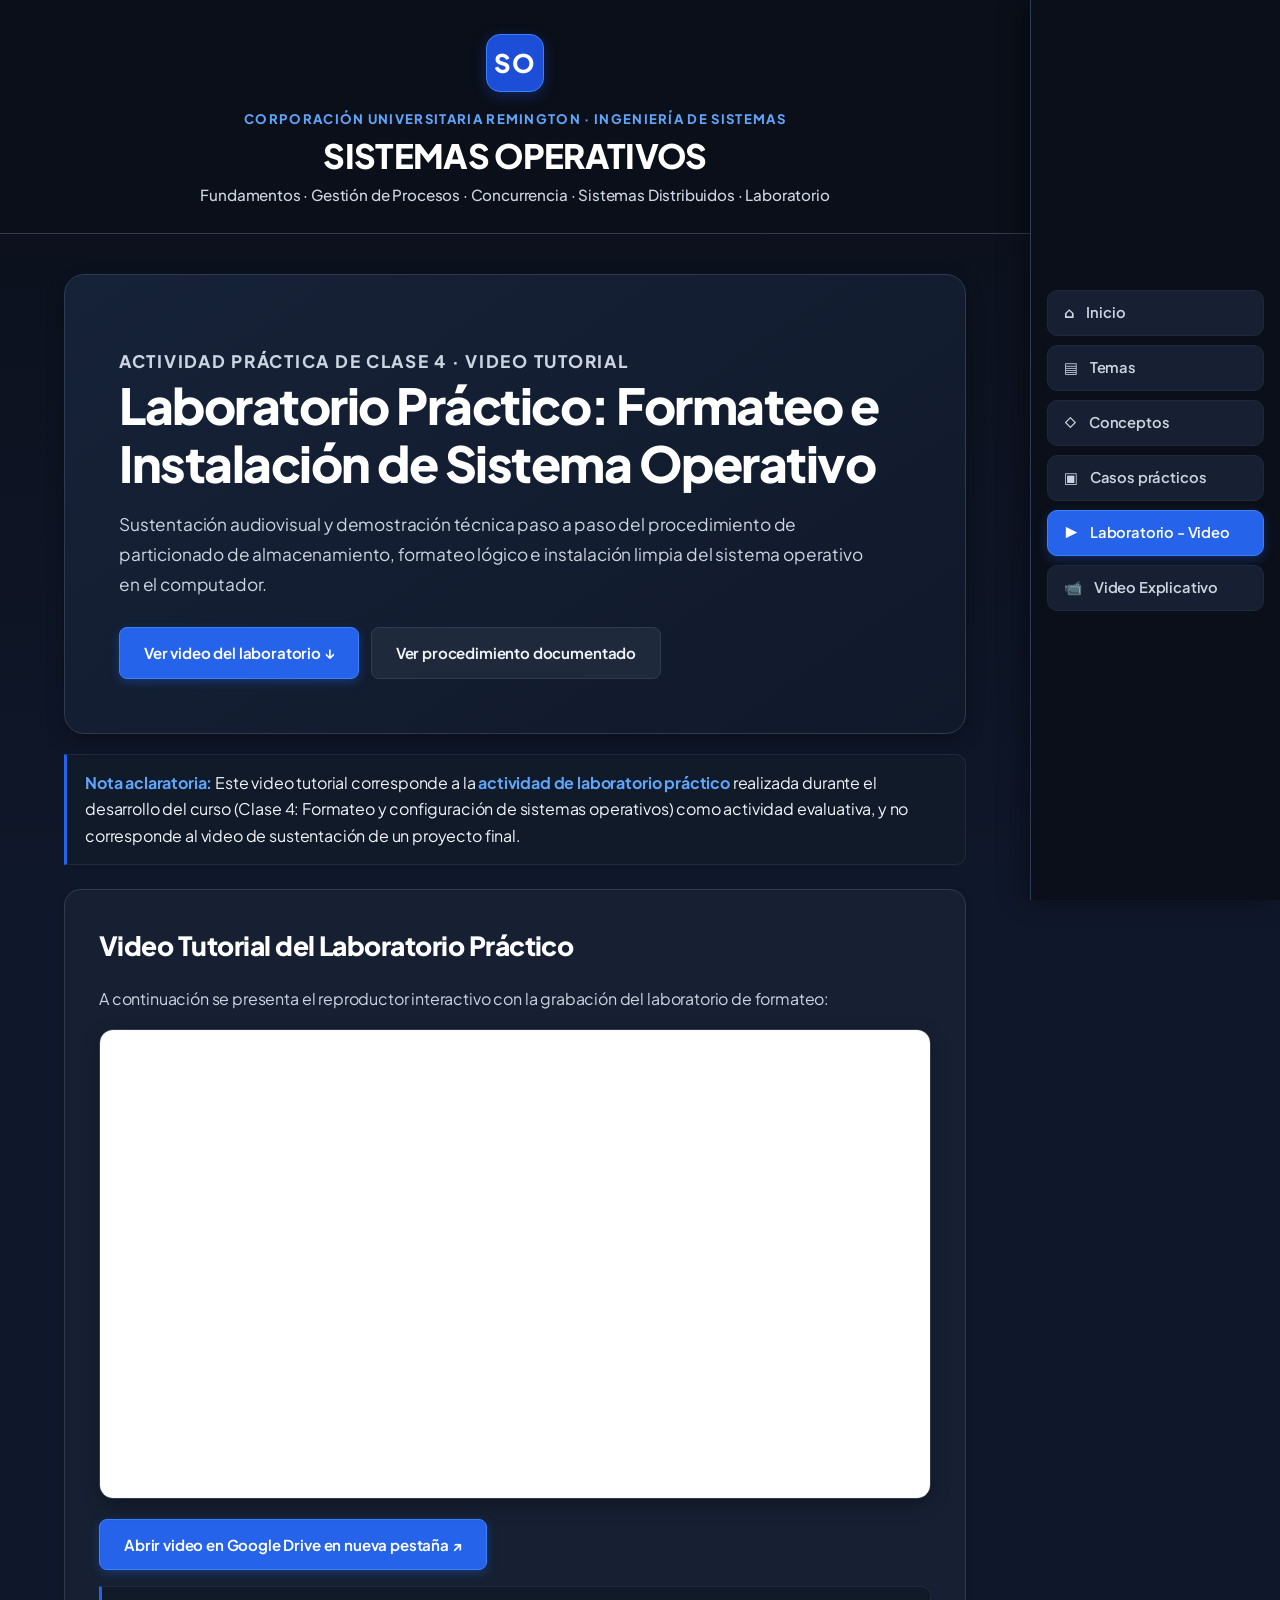
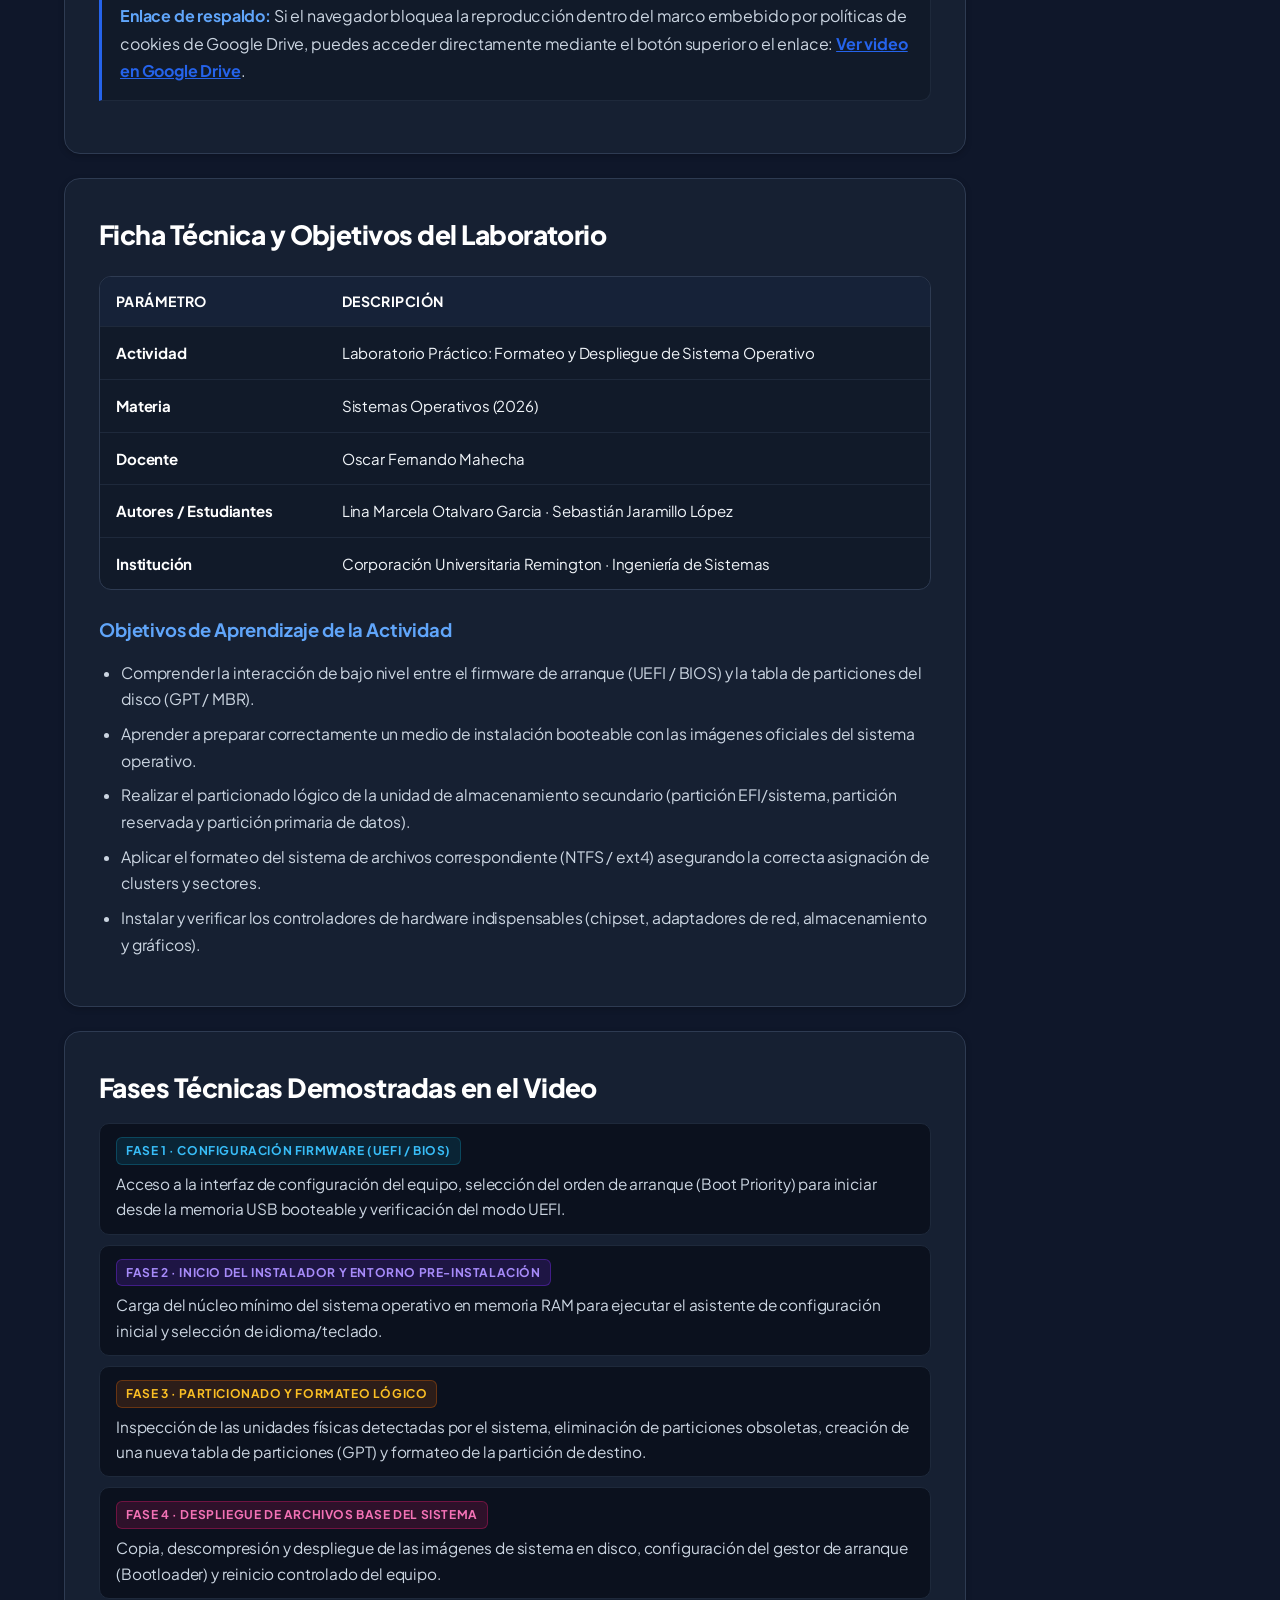
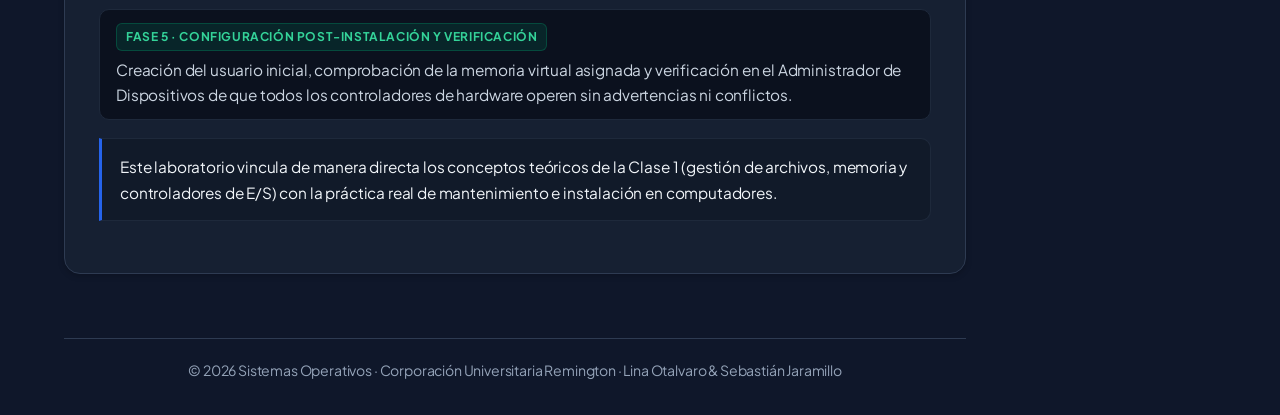
<file: proyecto.html>
<!DOCTYPE html>
<html lang="es">
<head>
  <meta charset="UTF-8">
  <meta name="viewport" content="width=device-width, initial-scale=1.0">
  <meta name="description" content="Laboratorio práctico y video tutorial de formateo de Sistema Operativo - UniRemington.">
  <title>Laboratorio - Video | Sistemas Operativos - UniRemington</title>
  <link rel="preconnect" href="https://fonts.googleapis.com">
  <link rel="preconnect" href="https://fonts.gstatic.com" crossorigin>
  <link href="https://fonts.googleapis.com/css2?family=JetBrains+Mono:wght@400;500;700&family=Plus+Jakarta+Sans:wght@300;400;500;600;700;800&display=swap" rel="stylesheet">
  <link rel="stylesheet" href="css/estilos.css">
</head>
<body>
  <header class="site-header">
    <div class="header-inner brand-row">
      <div class="brand-mark" aria-hidden="true">SO</div>
      <div>
        <p class="eyebrow" style="margin-bottom:5px">CORPORACIÓN UNIVERSITARIA REMINGTON · INGENIERÍA DE SISTEMAS</p>
        <p class="brand-title">SISTEMAS OPERATIVOS</p>
        <p class="brand-subtitle">Fundamentos · Gestión de Procesos · Concurrencia · Sistemas Distribuidos · Laboratorio</p>
      </div>
    </div>
  </header>
  <div class="nav-wrap">
    <nav class="navbar" aria-label="Navegación principal">
      <a href="index.html"><span aria-hidden="true">⌂</span><span>Inicio</span></a>
      <a href="temas.html"><span aria-hidden="true">▤</span><span>Temas</span></a>
      <a href="conceptos.html"><span aria-hidden="true">◇</span><span>Conceptos</span></a>
      <a href="casos-practicos.html"><span aria-hidden="true">▣</span><span>Casos prácticos</span></a>
      <a href="proyecto.html" aria-current="page"><span aria-hidden="true">▶</span><span>Laboratorio - Video</span></a>
      <a href="video-explicativo.html"><span aria-hidden="true">📹</span><span>Video Explicativo</span></a>
    </nav>
  </div>
  <main>

    <section class="hero">
      <p class="eyebrow">Actividad Práctica de Clase 4 · Video Tutorial</p>
      <h1>Laboratorio Práctico: Formateo e Instalación de Sistema Operativo</h1>
      <p>Sustentación audiovisual y demostración técnica paso a paso del procedimiento de particionado de almacenamiento, formateo lógico e instalación limpia del sistema operativo en el computador.</p>
      <div class="hero-actions">
        <a class="button button-primary" href="#video">Ver video del laboratorio ↓</a>
        <a class="button button-secondary" href="#procedimiento">Ver procedimiento documentado</a>
      </div>
    </section>

    <div class="note" style="margin-top:20px; font-size:1rem;">
      <strong>Nota aclaratoria:</strong> Este video tutorial corresponde a la <strong>actividad de laboratorio práctico</strong> realizada durante el desarrollo del curso (Clase 4: Formateo y configuración de sistemas operativos) como actividad evaluativa, y no corresponde al video de sustentación de un proyecto final.
    </div>

    <section class="content-panel" id="video">
      <h2>Video Tutorial del Laboratorio Práctico</h2>
      <p>A continuación se presenta el reproductor interactivo con la grabación del laboratorio de formateo:</p>

      <div class="video-frame">
        <iframe 
          src="https://drive.google.com/file/d/1qXuGIkVM9dRlNZZdBFCIUmjxCThVTq_L/preview" 
          title="Video Laboratorio de Formateo - Sistemas Operativos"
          allow="autoplay; fullscreen" 
          allowfullscreen>
        </iframe>
      </div>

      <div style="margin-top:20px; display:flex; flex-wrap:wrap; gap:12px; align-items:center;">
        <a class="button button-primary" href="https://drive.google.com/file/d/1qXuGIkVM9dRlNZZdBFCIUmjxCThVTq_L/view?usp=sharing" target="_blank" rel="noopener noreferrer">
          Abrir video en Google Drive en nueva pestaña ↗
        </a>
      </div>
      <p class="note" style="margin-top:16px;">
        <strong>Enlace de respaldo:</strong> Si el navegador bloquea la reproducción dentro del marco embebido por políticas de cookies de Google Drive, puedes acceder directamente mediante el botón superior o el enlace: <a href="https://drive.google.com/file/d/1qXuGIkVM9dRlNZZdBFCIUmjxCThVTq_L/view?usp=sharing" target="_blank" rel="noopener noreferrer" style="color:var(--primary); text-decoration:underline; font-weight:700;">Ver video en Google Drive</a>.
      </p>
    </section>

    <section class="content-panel" id="procedimiento">
      <h2>Ficha Técnica y Objetivos del Laboratorio</h2>
      <div class="table-responsive">
        <table>
          <thead>
            <tr>
              <th>Parámetro</th>
              <th>Descripción</th>
            </tr>
          </thead>
          <tbody>
            <tr>
              <td><strong>Actividad</strong></td>
              <td>Laboratorio Práctico: Formateo y Despliegue de Sistema Operativo</td>
            </tr>
            <tr>
              <td><strong>Materia</strong></td>
              <td>Sistemas Operativos (2026)</td>
            </tr>
            <tr>
              <td><strong>Docente</strong></td>
              <td>Oscar Fernando Mahecha</td>
            </tr>
            <tr>
              <td><strong>Autores / Estudiantes</strong></td>
              <td>Lina Marcela Otalvaro Garcia · Sebastián Jaramillo López</td>
            </tr>
            <tr>
              <td><strong>Institución</strong></td>
              <td>Corporación Universitaria Remington · Ingeniería de Sistemas</td>
            </tr>
          </tbody>
        </table>
      </div>

      <h3>Objetivos de Aprendizaje de la Actividad</h3>
      <ul>
        <li>Comprender la interacción de bajo nivel entre el firmware de arranque (UEFI / BIOS) y la tabla de particiones del disco (GPT / MBR).</li>
        <li>Aprender a preparar correctamente un medio de instalación booteable con las imágenes oficiales del sistema operativo.</li>
        <li>Realizar el particionado lógico de la unidad de almacenamiento secundario (partición EFI/sistema, partición reservada y partición primaria de datos).</li>
        <li>Aplicar el formateo del sistema de archivos correspondiente (NTFS / ext4) asegurando la correcta asignación de clusters y sectores.</li>
        <li>Instalar y verificar los controladores de hardware indispensables (chipset, adaptadores de red, almacenamiento y gráficos).</li>
      </ul>
    </section>

    <section class="content-panel">
      <h2>Fases Técnicas Demostradas en el Video</h2>
      
      <div class="case-block">
        <p><span class="badge badge-cyan" style="margin-bottom:6px;">Fase 1 · Configuración Firmware (UEFI / BIOS)</span><br>
        Acceso a la interfaz de configuración del equipo, selección del orden de arranque (Boot Priority) para iniciar desde la memoria USB booteable y verificación del modo UEFI.</p>
      </div>

      <div class="case-block">
        <p><span class="badge badge-violet" style="margin-bottom:6px;">Fase 2 · Inicio del Instalador y Entorno Pre-Instalación</span><br>
        Carga del núcleo mínimo del sistema operativo en memoria RAM para ejecutar el asistente de configuración inicial y selección de idioma/teclado.</p>
      </div>

      <div class="case-block">
        <p><span class="badge badge-amber" style="margin-bottom:6px;">Fase 3 · Particionado y Formateo Lógico</span><br>
        Inspección de las unidades físicas detectadas por el sistema, eliminación de particiones obsoletas, creación de una nueva tabla de particiones (GPT) y formateo de la partición de destino.</p>
      </div>

      <div class="case-block">
        <p><span class="badge badge-rose" style="margin-bottom:6px;">Fase 4 · Despliegue de Archivos Base del Sistema</span><br>
        Copia, descompresión y despliegue de las imágenes de sistema en disco, configuración del gestor de arranque (Bootloader) y reinicio controlado del equipo.</p>
      </div>

      <div class="case-block">
        <p><span class="badge badge-emerald" style="margin-bottom:6px;">Fase 5 · Configuración Post-Instalación y Verificación</span><br>
        Creación del usuario inicial, comprobación de la memoria virtual asignada y verificación en el Administrador de Dispositivos de que todos los controladores de hardware operen sin advertencias ni conflictos.</p>
      </div>

      <div class="note">
        Este laboratorio vincula de manera directa los conceptos teóricos de la Clase 1 (gestión de archivos, memoria y controladores de E/S) con la práctica real de mantenimiento e instalación en computadores.
      </div>
    </section>

  </main>
  <footer class="site-footer">
    <div class="footer-inner">
      <span>© 2026 Sistemas Operativos · Corporación Universitaria Remington · Lina Otalvaro & Sebastián Jaramillo</span>
    </div>
  </footer>
</body>
</html>
</file>
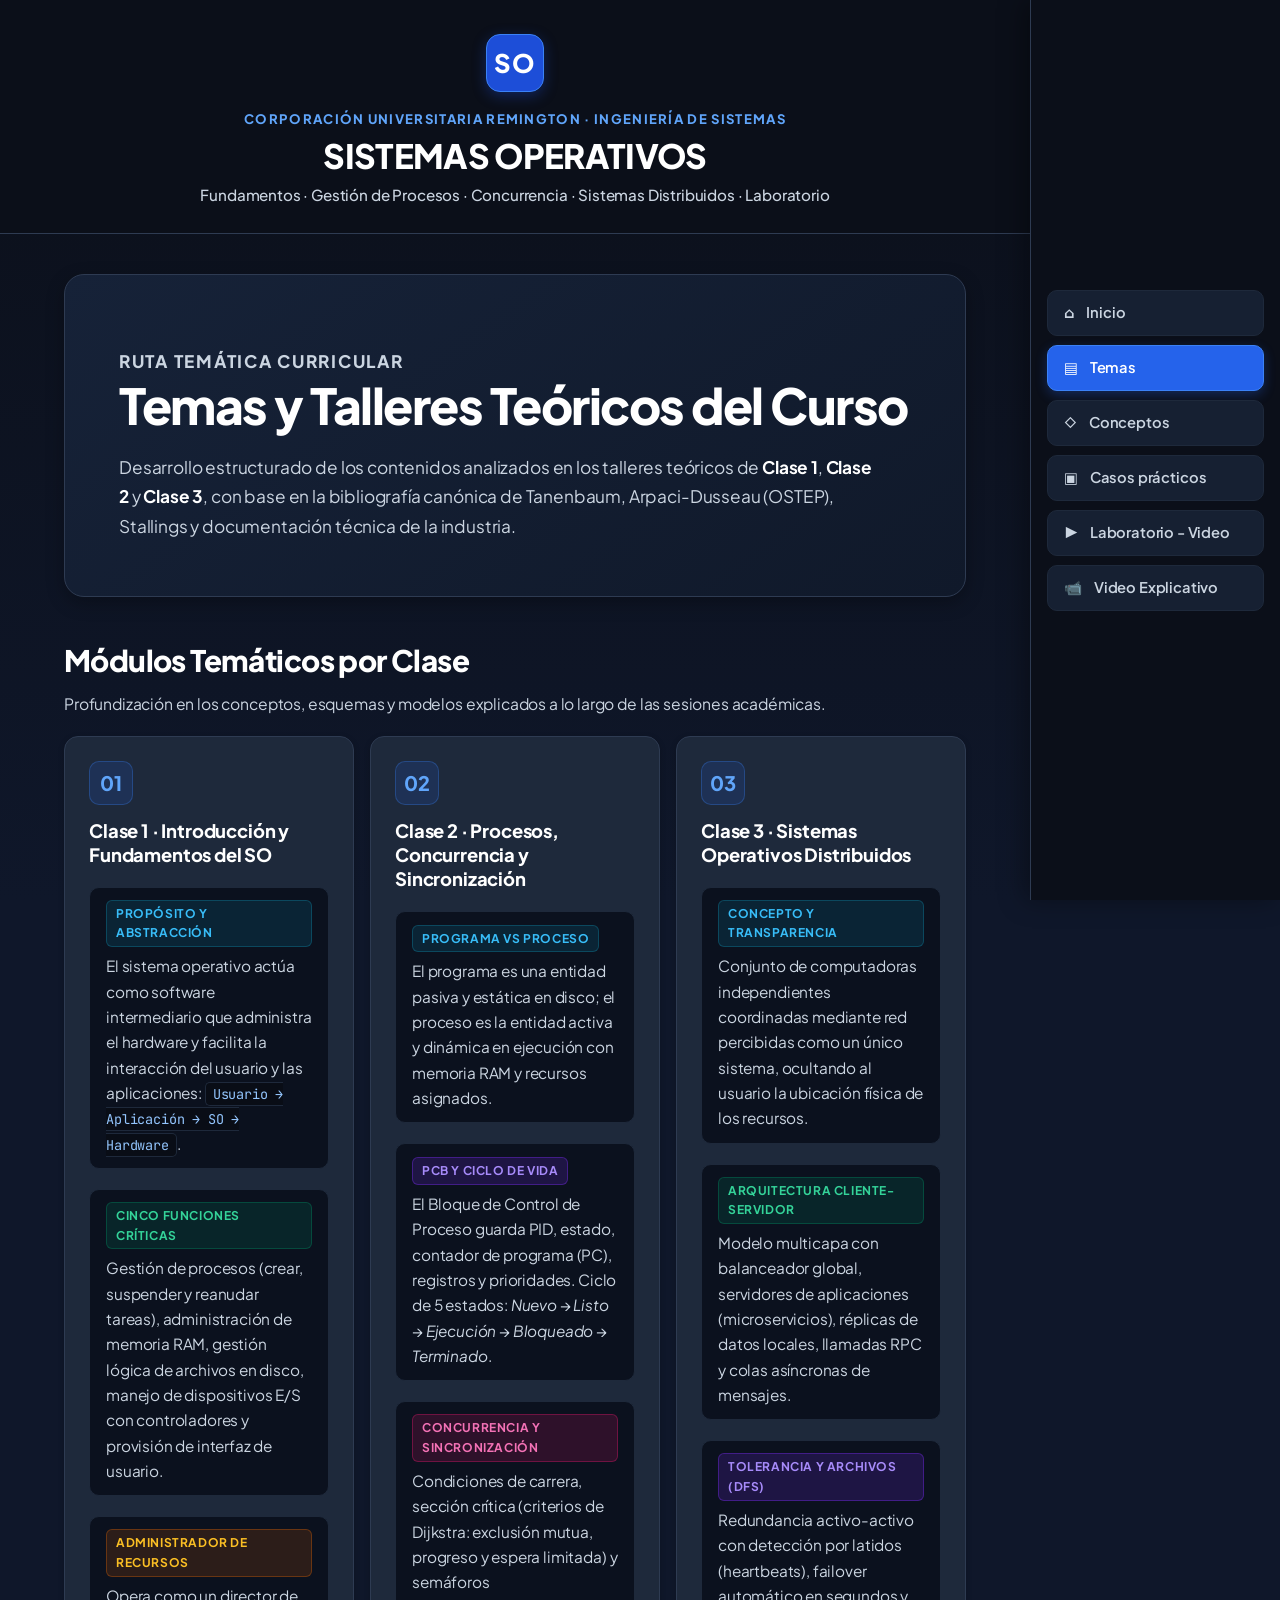
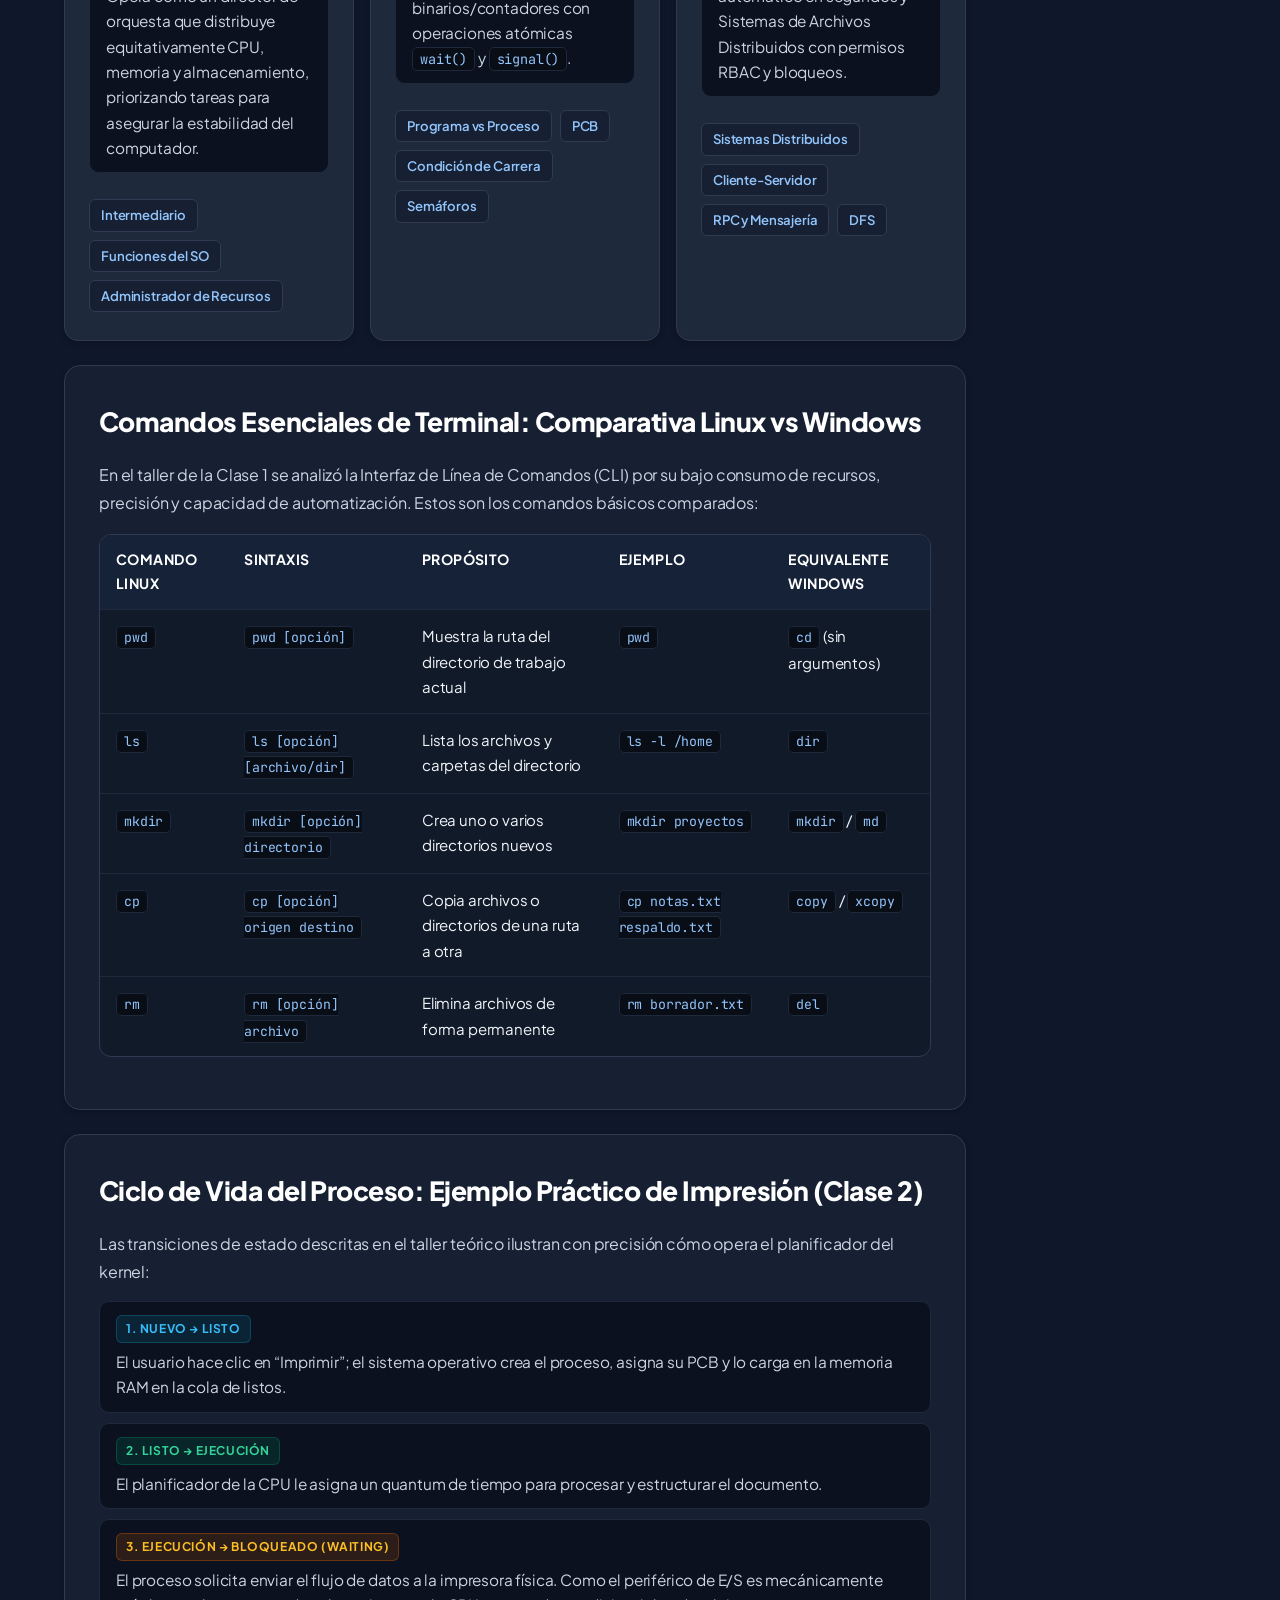
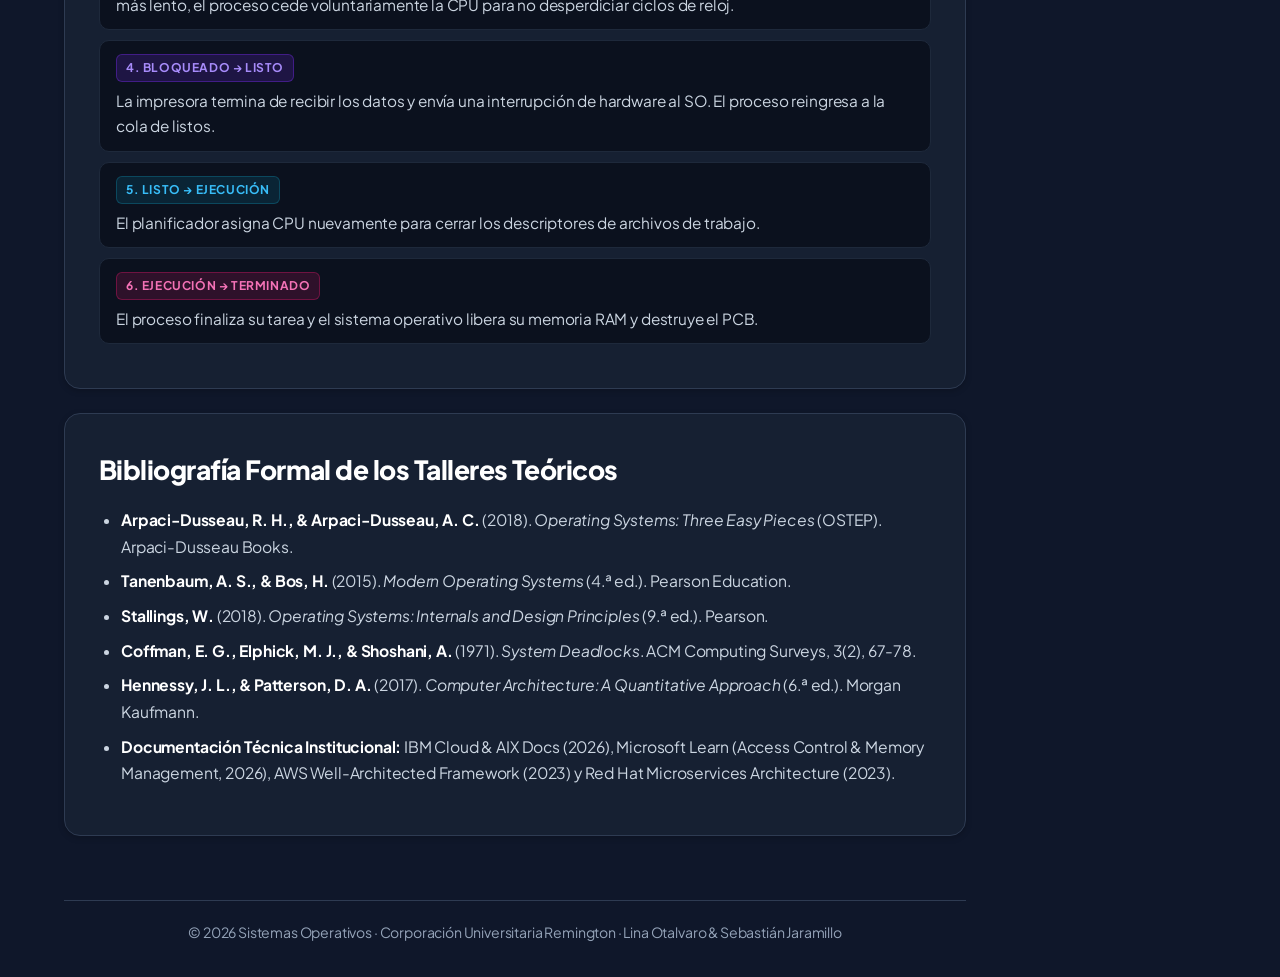
<file: temas.html>
<!DOCTYPE html>
<html lang="es">
<head>
  <meta charset="UTF-8">
  <meta name="viewport" content="width=device-width, initial-scale=1.0">
  <meta name="description" content="Temas y contenidos teóricos de las clases de Sistemas Operativos - UniRemington.">
  <title>Temas y Clases | Sistemas Operativos - UniRemington</title>
  <link rel="preconnect" href="https://fonts.googleapis.com">
  <link rel="preconnect" href="https://fonts.gstatic.com" crossorigin>
  <link href="https://fonts.googleapis.com/css2?family=JetBrains+Mono:wght@400;500;700&family=Plus+Jakarta+Sans:wght@300;400;500;600;700;800&display=swap" rel="stylesheet">
  <link rel="stylesheet" href="css/estilos.css">
</head>
<body>
  <header class="site-header">
    <div class="header-inner brand-row">
      <div class="brand-mark" aria-hidden="true">SO</div>
      <div>
        <p class="eyebrow" style="margin-bottom:5px">CORPORACIÓN UNIVERSITARIA REMINGTON · INGENIERÍA DE SISTEMAS</p>
        <p class="brand-title">SISTEMAS OPERATIVOS</p>
        <p class="brand-subtitle">Fundamentos · Gestión de Procesos · Concurrencia · Sistemas Distribuidos · Laboratorio</p>
      </div>
    </div>
  </header>
  <div class="nav-wrap">
    <nav class="navbar" aria-label="Navegación principal">
      <a href="index.html"><span aria-hidden="true">⌂</span><span>Inicio</span></a>
      <a href="temas.html" aria-current="page"><span aria-hidden="true">▤</span><span>Temas</span></a>
      <a href="conceptos.html"><span aria-hidden="true">◇</span><span>Conceptos</span></a>
      <a href="casos-practicos.html"><span aria-hidden="true">▣</span><span>Casos prácticos</span></a>
      <a href="proyecto.html"><span aria-hidden="true">▶</span><span>Laboratorio - Video</span></a>
      <a href="video-explicativo.html"><span aria-hidden="true">📹</span><span>Video Explicativo</span></a>
    </nav>
  </div>
  <main>

    <section class="hero">
      <p class="eyebrow">Ruta Temática Curricular</p>
      <h1>Temas y Talleres Teóricos del Curso</h1>
      <p>Desarrollo estructurado de los contenidos analizados en los talleres teóricos de <strong>Clase 1</strong>, <strong>Clase 2</strong> y <strong>Clase 3</strong>, con base en la bibliografía canónica de Tanenbaum, Arpaci-Dusseau (OSTEP), Stallings y documentación técnica de la industria.</p>
    </section>

    <div class="section-heading">
      <h2>Módulos Temáticos por Clase</h2>
      <p>Profundización en los conceptos, esquemas y modelos explicados a lo largo de las sesiones académicas.</p>
    </div>

    <section class="card-grid">
      <article class="card">
        <div class="card-icon">01</div>
        <h3>Clase 1 · Introducción y Fundamentos del SO</h3>
        
        <div class="case-block">
          <p><span class="badge badge-cyan" style="margin-bottom:6px;">Propósito y Abstracción</span><br>
          El sistema operativo actúa como software intermediario que administra el hardware y facilita la interacción del usuario y las aplicaciones: <code>Usuario → Aplicación → SO → Hardware</code>.</p>
        </div>

        <div class="case-block">
          <p><span class="badge badge-emerald" style="margin-bottom:6px;">Cinco Funciones Críticas</span><br>
          Gestión de procesos (crear, suspender y reanudar tareas), administración de memoria RAM, gestión lógica de archivos en disco, manejo de dispositivos E/S con controladores y provisión de interfaz de usuario.</p>
        </div>

        <div class="case-block">
          <p><span class="badge badge-amber" style="margin-bottom:6px;">Administrador de Recursos</span><br>
          Opera como un director de orquesta que distribuye equitativamente CPU, memoria y almacenamiento, priorizando tareas para asegurar la estabilidad del computador.</p>
        </div>

        <div style="margin-top:12px;">
          <span class="tag">Intermediario</span>
          <span class="tag">Funciones del SO</span>
          <span class="tag">Administrador de Recursos</span>
        </div>
      </article>

      <article class="card">
        <div class="card-icon">02</div>
        <h3>Clase 2 · Procesos, Concurrencia y Sincronización</h3>
        
        <div class="case-block">
          <p><span class="badge badge-cyan" style="margin-bottom:6px;">Programa vs Proceso</span><br>
          El programa es una entidad pasiva y estática en disco; el proceso es la entidad activa y dinámica en ejecución con memoria RAM y recursos asignados.</p>
        </div>

        <div class="case-block">
          <p><span class="badge badge-violet" style="margin-bottom:6px;">PCB y Ciclo de Vida</span><br>
          El Bloque de Control de Proceso guarda PID, estado, contador de programa (PC), registros y prioridades. Ciclo de 5 estados: <em>Nuevo → Listo → Ejecución → Bloqueado → Terminado</em>.</p>
        </div>

        <div class="case-block">
          <p><span class="badge badge-rose" style="margin-bottom:6px;">Concurrencia y Sincronización</span><br>
          Condiciones de carrera, sección crítica (criterios de Dijkstra: exclusión mutua, progreso y espera limitada) y semáforos binarios/contadores con operaciones atómicas <code>wait()</code> y <code>signal()</code>.</p>
        </div>

        <div style="margin-top:12px;">
          <span class="tag">Programa vs Proceso</span>
          <span class="tag">PCB</span>
          <span class="tag">Condición de Carrera</span>
          <span class="tag">Semáforos</span>
        </div>
      </article>

      <article class="card">
        <div class="card-icon">03</div>
        <h3>Clase 3 · Sistemas Operativos Distribuidos</h3>
        
        <div class="case-block">
          <p><span class="badge badge-cyan" style="margin-bottom:6px;">Concepto y Transparencia</span><br>
          Conjunto de computadoras independientes coordinadas mediante red percibidas como un único sistema, ocultando al usuario la ubicación física de los recursos.</p>
        </div>

        <div class="case-block">
          <p><span class="badge badge-emerald" style="margin-bottom:6px;">Arquitectura Cliente-Servidor</span><br>
          Modelo multicapa con balanceador global, servidores de aplicaciones (microservicios), réplicas de datos locales, llamadas RPC y colas asíncronas de mensajes.</p>
        </div>

        <div class="case-block">
          <p><span class="badge badge-violet" style="margin-bottom:6px;">Tolerancia y Archivos (DFS)</span><br>
          Redundancia activo-activo con detección por latidos (heartbeats), failover automático en segundos y Sistemas de Archivos Distribuidos con permisos RBAC y bloqueos.</p>
        </div>

        <div style="margin-top:12px;">
          <span class="tag">Sistemas Distribuidos</span>
          <span class="tag">Cliente-Servidor</span>
          <span class="tag">RPC y Mensajería</span>
          <span class="tag">DFS</span>
        </div>
      </article>
    </section>

    <section class="content-panel">
      <h2>Comandos Esenciales de Terminal: Comparativa Linux vs Windows</h2>
      <p>En el taller de la Clase 1 se analizó la Interfaz de Línea de Comandos (CLI) por su bajo consumo de recursos, precisión y capacidad de automatización. Estos son los comandos básicos comparados:</p>
      <div class="table-responsive">
        <table>
          <thead>
            <tr>
              <th>Comando Linux</th>
              <th>Sintaxis</th>
              <th>Propósito</th>
              <th>Ejemplo</th>
              <th>Equivalente Windows</th>
            </tr>
          </thead>
          <tbody>
            <tr>
              <td><code>pwd</code></td>
              <td><code>pwd [opción]</code></td>
              <td>Muestra la ruta del directorio de trabajo actual</td>
              <td><code>pwd</code></td>
              <td><code>cd</code> (sin argumentos)</td>
            </tr>
            <tr>
              <td><code>ls</code></td>
              <td><code>ls [opción] [archivo/dir]</code></td>
              <td>Lista los archivos y carpetas del directorio</td>
              <td><code>ls -l /home</code></td>
              <td><code>dir</code></td>
            </tr>
            <tr>
              <td><code>mkdir</code></td>
              <td><code>mkdir [opción] directorio</code></td>
              <td>Crea uno o varios directorios nuevos</td>
              <td><code>mkdir proyectos</code></td>
              <td><code>mkdir</code> / <code>md</code></td>
            </tr>
            <tr>
              <td><code>cp</code></td>
              <td><code>cp [opción] origen destino</code></td>
              <td>Copia archivos o directorios de una ruta a otra</td>
              <td><code>cp notas.txt respaldo.txt</code></td>
              <td><code>copy</code> / <code>xcopy</code></td>
            </tr>
            <tr>
              <td><code>rm</code></td>
              <td><code>rm [opción] archivo</code></td>
              <td>Elimina archivos de forma permanente</td>
              <td><code>rm borrador.txt</code></td>
              <td><code>del</code></td>
            </tr>
          </tbody>
        </table>
      </div>
    </section>

    <section class="content-panel">
      <h2>Ciclo de Vida del Proceso: Ejemplo Práctico de Impresión (Clase 2)</h2>
      <p>Las transiciones de estado descritas en el taller teórico ilustran con precisión cómo opera el planificador del kernel:</p>
      
      <div class="case-block">
        <p><span class="badge badge-cyan" style="margin-bottom:6px;">1. Nuevo → Listo</span><br>
        El usuario hace clic en “Imprimir”; el sistema operativo crea el proceso, asigna su PCB y lo carga en la memoria RAM en la cola de listos.</p>
      </div>

      <div class="case-block">
        <p><span class="badge badge-emerald" style="margin-bottom:6px;">2. Listo → Ejecución</span><br>
        El planificador de la CPU le asigna un quantum de tiempo para procesar y estructurar el documento.</p>
      </div>

      <div class="case-block">
        <p><span class="badge badge-amber" style="margin-bottom:6px;">3. Ejecución → Bloqueado (Waiting)</span><br>
        El proceso solicita enviar el flujo de datos a la impresora física. Como el periférico de E/S es mecánicamente más lento, el proceso cede voluntariamente la CPU para no desperdiciar ciclos de reloj.</p>
      </div>

      <div class="case-block">
        <p><span class="badge badge-violet" style="margin-bottom:6px;">4. Bloqueado → Listo</span><br>
        La impresora termina de recibir los datos y envía una interrupción de hardware al SO. El proceso reingresa a la cola de listos.</p>
      </div>

      <div class="case-block">
        <p><span class="badge badge-cyan" style="margin-bottom:6px;">5. Listo → Ejecución</span><br>
        El planificador asigna CPU nuevamente para cerrar los descriptores de archivos de trabajo.</p>
      </div>

      <div class="case-block">
        <p><span class="badge badge-rose" style="margin-bottom:6px;">6. Ejecución → Terminado</span><br>
        El proceso finaliza su tarea y el sistema operativo libera su memoria RAM y destruye el PCB.</p>
      </div>
    </section>

    <section class="content-panel">
      <h2>Bibliografía Formal de los Talleres Teóricos</h2>
      <ul>
        <li><strong>Arpaci-Dusseau, R. H., & Arpaci-Dusseau, A. C.</strong> (2018). <em>Operating Systems: Three Easy Pieces</em> (OSTEP). Arpaci-Dusseau Books.</li>
        <li><strong>Tanenbaum, A. S., & Bos, H.</strong> (2015). <em>Modern Operating Systems</em> (4.ª ed.). Pearson Education.</li>
        <li><strong>Stallings, W.</strong> (2018). <em>Operating Systems: Internals and Design Principles</em> (9.ª ed.). Pearson.</li>
        <li><strong>Coffman, E. G., Elphick, M. J., & Shoshani, A.</strong> (1971). <em>System Deadlocks</em>. ACM Computing Surveys, 3(2), 67-78.</li>
        <li><strong>Hennessy, J. L., & Patterson, D. A.</strong> (2017). <em>Computer Architecture: A Quantitative Approach</em> (6.ª ed.). Morgan Kaufmann.</li>
        <li><strong>Documentación Técnica Institucional:</strong> IBM Cloud & AIX Docs (2026), Microsoft Learn (Access Control & Memory Management, 2026), AWS Well-Architected Framework (2023) y Red Hat Microservices Architecture (2023).</li>
      </ul>
    </section>

  </main>
  <footer class="site-footer">
    <div class="footer-inner">
      <span>© 2026 Sistemas Operativos · Corporación Universitaria Remington · Lina Otalvaro & Sebastián Jaramillo</span>
    </div>
  </footer>
</body>
</html>
</file>
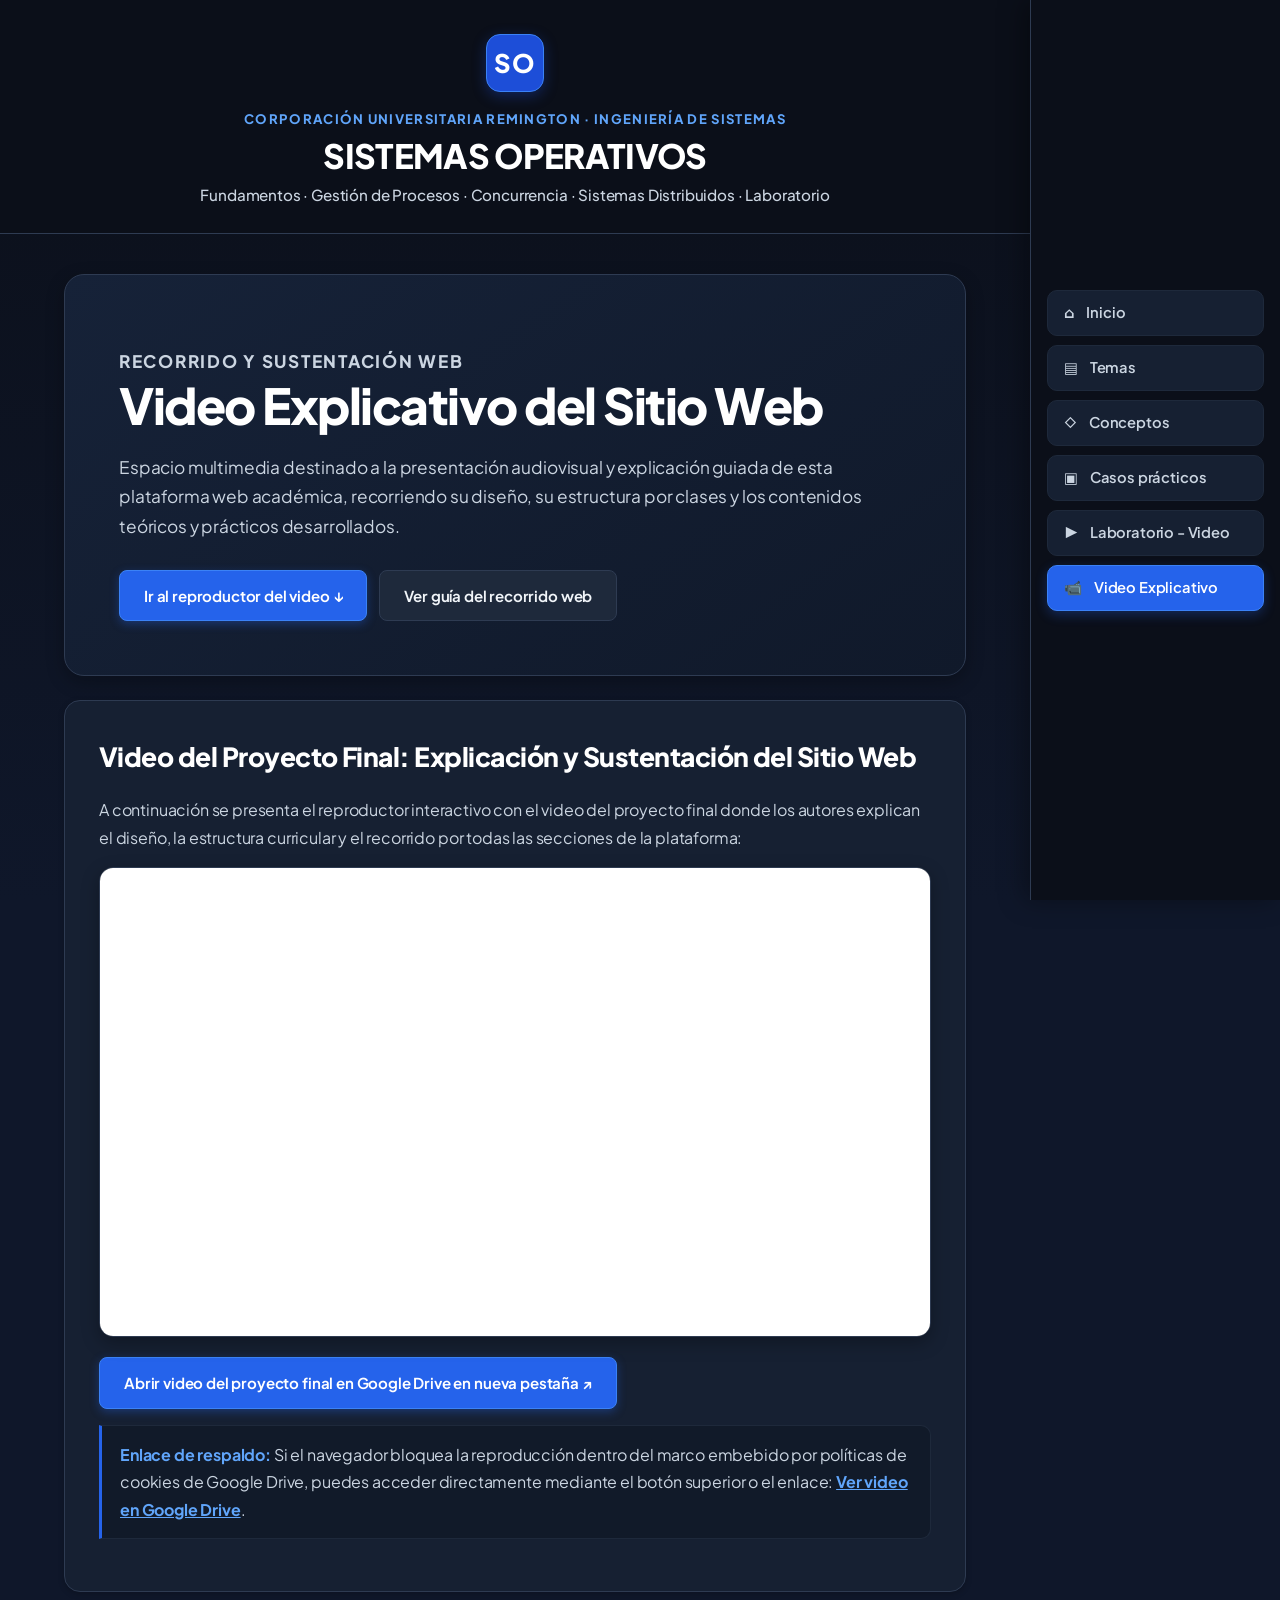
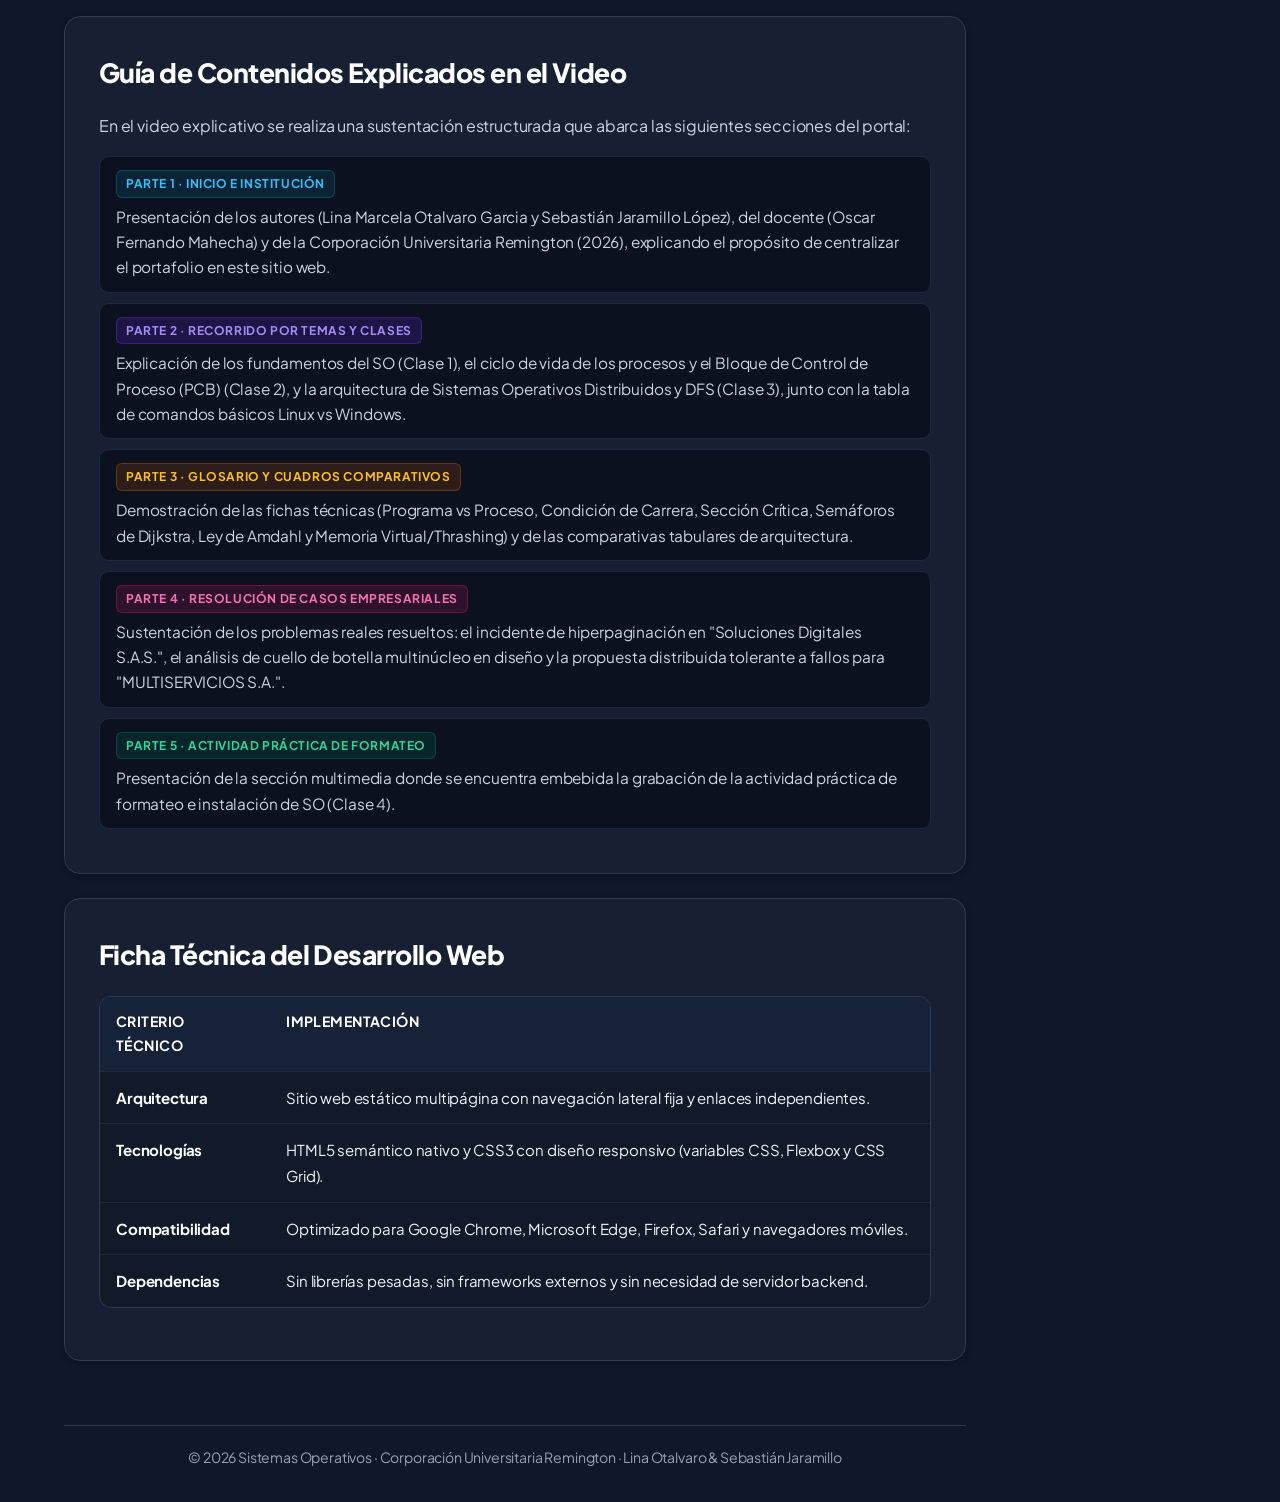
<file: video-explicativo.html>
<!DOCTYPE html>
<html lang="es">
<head>
  <meta charset="UTF-8">
  <meta name="viewport" content="width=device-width, initial-scale=1.0">
  <meta name="description" content="Video explicativo y sustentación del sitio web de Sistemas Operativos - UniRemington.">
  <title>Video Explicativo | Sistemas Operativos - UniRemington</title>
  <link rel="preconnect" href="https://fonts.googleapis.com">
  <link rel="preconnect" href="https://fonts.gstatic.com" crossorigin>
  <link href="https://fonts.googleapis.com/css2?family=JetBrains+Mono:wght@400;500;700&family=Plus+Jakarta+Sans:wght@300;400;500;600;700;800&display=swap" rel="stylesheet">
  <link rel="stylesheet" href="css/estilos.css">
</head>
<body>
  <header class="site-header">
    <div class="header-inner brand-row">
      <div class="brand-mark" aria-hidden="true">SO</div>
      <div>
        <p class="eyebrow" style="margin-bottom:5px">CORPORACIÓN UNIVERSITARIA REMINGTON · INGENIERÍA DE SISTEMAS</p>
        <p class="brand-title">SISTEMAS OPERATIVOS</p>
        <p class="brand-subtitle">Fundamentos · Gestión de Procesos · Concurrencia · Sistemas Distribuidos · Laboratorio</p>
      </div>
    </div>
  </header>
  <div class="nav-wrap">
    <nav class="navbar" aria-label="Navegación principal">
      <a href="index.html"><span aria-hidden="true">⌂</span><span>Inicio</span></a>
      <a href="temas.html"><span aria-hidden="true">▤</span><span>Temas</span></a>
      <a href="conceptos.html"><span aria-hidden="true">◇</span><span>Conceptos</span></a>
      <a href="casos-practicos.html"><span aria-hidden="true">▣</span><span>Casos prácticos</span></a>
      <a href="proyecto.html"><span aria-hidden="true">▶</span><span>Laboratorio - Video</span></a>
      <a href="video-explicativo.html" aria-current="page"><span aria-hidden="true">📹</span><span>Video Explicativo</span></a>
    </nav>
  </div>
  <main>

    <section class="hero">
      <p class="eyebrow">Recorrido y Sustentación Web</p>
      <h1>Video Explicativo del Sitio Web</h1>
      <p>Espacio multimedia destinado a la presentación audiovisual y explicación guiada de esta plataforma web académica, recorriendo su diseño, su estructura por clases y los contenidos teóricos y prácticos desarrollados.</p>
      <div class="hero-actions">
        <a class="button button-primary" href="#video-sitio">Ir al reproductor del video ↓</a>
        <a class="button button-secondary" href="#guia-recorrido">Ver guía del recorrido web</a>
      </div>
    </section>

    <section class="content-panel" id="video-sitio">
      <h2>Video del Proyecto Final: Explicación y Sustentación del Sitio Web</h2>
      <p>A continuación se presenta el reproductor interactivo con el video del proyecto final donde los autores explican el diseño, la estructura curricular y el recorrido por todas las secciones de la plataforma:</p>

      <div class="video-frame">
        <iframe 
          src="https://drive.google.com/file/d/1Rd2yz5ASTFgSVa5vodr66bHMnosr-S_L/preview" 
          title="Video Explicativo del Proyecto Final - Sistemas Operativos"
          allow="autoplay; fullscreen" 
          allowfullscreen>
        </iframe>
      </div>

      <div style="margin-top:20px; display:flex; flex-wrap:wrap; gap:12px; align-items:center;">
        <a class="button button-primary" href="https://drive.google.com/file/d/1Rd2yz5ASTFgSVa5vodr66bHMnosr-S_L/view" target="_blank" rel="noopener noreferrer">
          Abrir video del proyecto final en Google Drive en nueva pestaña ↗
        </a>
      </div>

      <p class="note" style="margin-top:16px;">
        <strong>Enlace de respaldo:</strong> Si el navegador bloquea la reproducción dentro del marco embebido por políticas de cookies de Google Drive, puedes acceder directamente mediante el botón superior o el enlace: <a href="https://drive.google.com/file/d/1Rd2yz5ASTFgSVa5vodr66bHMnosr-S_L/view" target="_blank" rel="noopener noreferrer" style="color:var(--primary-light); text-decoration:underline; font-weight:700;">Ver video en Google Drive</a>.
      </p>
    </section>

    <section class="content-panel" id="guia-recorrido">
      <h2>Guía de Contenidos Explicados en el Video</h2>
      <p>En el video explicativo se realiza una sustentación estructurada que abarca las siguientes secciones del portal:</p>
      
      <div class="case-block">
        <p><span class="badge badge-cyan" style="margin-bottom:6px;">Parte 1 · Inicio e Institución</span><br>
        Presentación de los autores (Lina Marcela Otalvaro Garcia y Sebastián Jaramillo López), del docente (Oscar Fernando Mahecha) y de la Corporación Universitaria Remington (2026), explicando el propósito de centralizar el portafolio en este sitio web.</p>
      </div>

      <div class="case-block">
        <p><span class="badge badge-violet" style="margin-bottom:6px;">Parte 2 · Recorrido por Temas y Clases</span><br>
        Explicación de los fundamentos del SO (Clase 1), el ciclo de vida de los procesos y el Bloque de Control de Proceso (PCB) (Clase 2), y la arquitectura de Sistemas Operativos Distribuidos y DFS (Clase 3), junto con la tabla de comandos básicos Linux vs Windows.</p>
      </div>

      <div class="case-block">
        <p><span class="badge badge-amber" style="margin-bottom:6px;">Parte 3 · Glosario y Cuadros Comparativos</span><br>
        Demostración de las fichas técnicas (Programa vs Proceso, Condición de Carrera, Sección Crítica, Semáforos de Dijkstra, Ley de Amdahl y Memoria Virtual/Thrashing) y de las comparativas tabulares de arquitectura.</p>
      </div>

      <div class="case-block">
        <p><span class="badge badge-rose" style="margin-bottom:6px;">Parte 4 · Resolución de Casos Empresariales</span><br>
        Sustentación de los problemas reales resueltos: el incidente de hiperpaginación en "Soluciones Digitales S.A.S.", el análisis de cuello de botella multinúcleo en diseño y la propuesta distribuida tolerante a fallos para "MULTISERVICIOS S.A.".</p>
      </div>

      <div class="case-block">
        <p><span class="badge badge-emerald" style="margin-bottom:6px;">Parte 5 · Actividad Práctica de Formateo</span><br>
        Presentación de la sección multimedia donde se encuentra embebida la grabación de la actividad práctica de formateo e instalación de SO (Clase 4).</p>
      </div>
    </section>

    <section class="content-panel">
      <h2>Ficha Técnica del Desarrollo Web</h2>
      <div class="table-responsive">
        <table>
          <thead>
            <tr>
              <th>Criterio Técnico</th>
              <th>Implementación</th>
            </tr>
          </thead>
          <tbody>
            <tr>
              <td><strong>Arquitectura</strong></td>
              <td>Sitio web estático multipágina con navegación lateral fija y enlaces independientes.</td>
            </tr>
            <tr>
              <td><strong>Tecnologías</strong></td>
              <td>HTML5 semántico nativo y CSS3 con diseño responsivo (variables CSS, Flexbox y CSS Grid).</td>
            </tr>
            <tr>
              <td><strong>Compatibilidad</strong></td>
              <td>Optimizado para Google Chrome, Microsoft Edge, Firefox, Safari y navegadores móviles.</td>
            </tr>
            <tr>
              <td><strong>Dependencias</strong></td>
              <td>Sin librerías pesadas, sin frameworks externos y sin necesidad de servidor backend.</td>
            </tr>
          </tbody>
        </table>
      </div>
    </section>

  </main>
  <footer class="site-footer">
    <div class="footer-inner">
      <span>© 2026 Sistemas Operativos · Corporación Universitaria Remington · Lina Otalvaro & Sebastián Jaramillo</span>
    </div>
  </footer>
</body>
</html>
</file>
<file: css/estilos.css>
/* ==========================================================================
   SISTEMAS OPERATIVOS — PORTAL ACADÉMICO (UniRemington 2026)
   Estilo visual: Editorial Académico, Matte Slate & Classic Navy (Sobrio y Elegante)
   ========================================================================== */

@import url('https://fonts.googleapis.com/css2?family=JetBrains+Mono:wght@400;500;600&family=Plus+Jakarta+Sans:wght@400;500;600;700;800&display=swap');

:root {
  /* Fondos sobrios en escala Slate / Navy (sin efectos neón) */
  --bg-deep: #0B0F19;           /* Fondo más oscuro */
  --bg-main: #0F172A;           /* Fondo principal (Slate 900) */
  --bg-surface: #1E293B;        /* Superficie de tarjetas (Slate 800) */
  --bg-surface-hover: #27354E;  /* Estado hover sutil */
  --bg-panel: #162032;          /* Paneles de contenido */
  --bg-subtle: #0B111E;         /* Bloques internos y terminal */

  /* Acento institucional y académico sobrio (Azul Universidad / Royal Navy) */
  --primary: #2563EB;           /* Azul real clásico (Blue 600) */
  --primary-hover: #1D4ED8;     /* Blue 700 */
  --primary-light: #60A5FA;     /* Blue 400 para texto destacado */
  --primary-subtle: rgba(37, 99, 235, 0.12);

  /* Acentos complementarios mates (para categorías y badges sin brillo) */
  --accent-teal: #0D9488;       /* Teal sobrio */
  --accent-rose: #BE185D;       /* Vino / rosa clásico sobrio */
  --accent-amber: #B45309;      /* Ámbar / ocre institucional */
  --accent-emerald: #059669;    /* Verde bosque sobrio */

  /* Tipografía de máxima legibilidad y confort visual */
  --text-white: #FFFFFF;
  --text-primary: #F1F5F9;      /* Slate 100 - Texto principal nítido */
  --text-secondary: #CBD5E1;    /* Slate 300 - Párrafos equilibrados */
  --text-muted: #94A3B8;        /* Slate 400 - Metadatos y notas */

  /* Bordes limpios y discretos */
  --border-color: #2E3B52;      /* Borde de tarjetas y paneles */
  --border-subtle: #1E293B;     /* Borde secundario */
  --border-highlight: #3B82F6;  /* Borde activo */

  /* Sombras naturales y suaves (sin resplandor neón) */
  --shadow-sm: 0 2px 6px rgba(0, 0, 0, 0.2);
  --shadow-md: 0 6px 18px rgba(0, 0, 0, 0.28);
  --shadow-lg: 0 16px 36px rgba(0, 0, 0, 0.38);

  /* Transiciones */
  --transition: all 0.2s ease-in-out;
}

/* Reset y estructura básica */
*, *::before, *::after {
  box-sizing: border-box;
}

html {
  scroll-behavior: smooth;
  font-size: 16px;
  color-scheme: dark;
}

/* Scrollbar sobria y delgada */
::-webkit-scrollbar {
  width: 8px;
  height: 8px;
}
::-webkit-scrollbar-track {
  background: var(--bg-deep);
}
::-webkit-scrollbar-thumb {
  background: #27354E;
  border-radius: 4px;
}
::-webkit-scrollbar-thumb:hover {
  background: #3B82F6;
}

/* Selección de texto */
::selection {
  background: #1D4ED8;
  color: #FFFFFF;
}

body {
  margin: 0;
  min-height: 100vh;
  color: var(--text-primary);
  background-color: var(--bg-main);
  background-image: linear-gradient(180deg, #0B0F19 0%, #0F172A 100%);
  background-attachment: fixed;
  font-family: 'Plus Jakarta Sans', system-ui, -apple-system, BlinkMacSystemFont, 'Segoe UI', Roboto, sans-serif;
  line-height: 1.7;
  letter-spacing: -0.01em;
  -webkit-font-smoothing: antialiased;
}

a {
  color: inherit;
  text-decoration: none;
}

/* ==========================================================================
   HEADER Y LOGOTIPO
   ========================================================================== */
.site-header {
  padding: 34px 5vw 26px;
  border-bottom: 1px solid var(--border-color);
  background: #0B0F19;
  text-align: center;
}

.header-inner, main, .site-footer {
  width: min(1120px, 100%);
  margin: 0 auto;
}

.brand-row {
  display: flex;
  flex-direction: column;
  align-items: center;
  justify-content: center;
  text-align: center;
  gap: 12px;
}

.brand-mark {
  width: 58px;
  height: 58px;
  flex: 0 0 58px;
  display: grid;
  place-items: center;
  border: 1px solid #3B82F6;
  border-radius: 14px;
  color: var(--text-white);
  background: #1D4ED8;
  box-shadow: 0 4px 14px rgba(29, 78, 216, 0.35);
  font-size: 1.6rem;
  font-weight: 800;
  letter-spacing: 0.05em;
  transition: var(--transition);
}

.brand-mark:hover {
  background: #2563EB;
  transform: translateY(-2px);
}

.brand-title {
  margin: 0;
  font-size: clamp(1.5rem, 3vw, 2.1rem);
  font-weight: 800;
  letter-spacing: -0.02em;
  line-height: 1.2;
  color: var(--text-white);
}

.brand-subtitle {
  margin: 6px 0 0;
  color: var(--text-secondary);
  font-size: 0.95rem;
  font-weight: 500;
}

/* ==========================================================================
   BARRA DE NAVEGACIÓN LATERAL
   ========================================================================== */
.nav-wrap {
  position: fixed;
  right: 0;
  top: 0;
  bottom: 0;
  width: 250px;
  height: 100vh;
  max-height: 100vh;
  overflow-y: auto;
  padding: 24px 16px;
  background: #0B0F19;
  border-left: 1px solid var(--border-color);
  display: flex;
  align-items: center;
  justify-content: center;
  z-index: 100;
  box-shadow: -6px 0 24px rgba(0, 0, 0, 0.35);
}

.navbar {
  width: 100%;
  display: flex;
  flex-direction: column;
  gap: 9px;
  padding: 0;
}

.navbar a {
  display: flex;
  align-items: center;
  justify-content: flex-start;
  gap: 12px;
  min-height: 46px;
  padding: 10px 16px;
  width: 100%;
  border: 1px solid var(--border-subtle);
  border-radius: 10px;
  color: var(--text-secondary);
  background: #162032;
  text-decoration: none;
  font-size: 0.92rem;
  font-weight: 600;
  line-height: 1.25;
  transition: var(--transition);
}

.navbar a:hover, .navbar a:focus-visible {
  background: #1E293B;
  border-color: #475569;
  color: #FFFFFF;
  transform: translateX(-3px);
  outline: none;
}

.navbar a[aria-current="page"] {
  color: #FFFFFF;
  background: var(--primary);
  border-color: #3B82F6;
  box-shadow: 0 4px 12px rgba(37, 99, 235, 0.3);
}

/* ==========================================================================
   SECCIÓN HERO
   ========================================================================== */
main {
  padding: 40px 5vw 64px;
}

.hero {
  position: relative;
  overflow: hidden;
  padding: clamp(30px, 5vw, 54px);
  border: 1px solid var(--border-color);
  border-radius: 20px;
  background: linear-gradient(145deg, #162238 0%, #10192A 100%);
  box-shadow: var(--shadow-md);
}

.eyebrow {
  display: inline-block;
  margin: 0 0 12px;
  color: var(--primary-light);
  font-size: 0.82rem;
  letter-spacing: 0.1em;
  font-weight: 750;
  text-transform: uppercase;
}

h1 {
  max-width: 820px;
  margin: 0;
  font-size: clamp(2rem, 4.5vw, 3.1rem);
  font-weight: 800;
  line-height: 1.16;
  letter-spacing: -0.03em;
  color: var(--text-white);
}

.hero p {
  max-width: 760px;
  margin: 18px 0 0;
  color: var(--text-secondary);
  font-size: 1.08rem;
  line-height: 1.72;
}

.hero strong {
  color: var(--text-white);
}

.hero-actions {
  display: flex;
  flex-wrap: wrap;
  gap: 12px;
  margin-top: 28px;
}

/* ==========================================================================
   BOTONES
   ========================================================================== */
.button {
  display: inline-flex;
  align-items: center;
  justify-content: center;
  gap: 8px;
  padding: 12px 24px;
  border-radius: 8px;
  font-weight: 650;
  font-size: 0.94rem;
  text-decoration: none;
  border: 1px solid transparent;
  transition: var(--transition);
  cursor: pointer;
}

.button:hover {
  transform: translateY(-1px);
}

.button-primary {
  background: var(--primary);
  color: #FFFFFF;
  border-color: #3B82F6;
  box-shadow: 0 3px 10px rgba(37, 99, 235, 0.35);
}

.button-primary:hover {
  background: var(--primary-hover);
  color: #FFFFFF;
  box-shadow: 0 5px 14px rgba(37, 99, 235, 0.45);
}

.button-secondary {
  color: var(--text-primary);
  background: #1E293B;
  border-color: var(--border-color);
}

.button-secondary:hover {
  background: #27354E;
  border-color: #475569;
  color: #FFFFFF;
}

/* ==========================================================================
   FRANJA DE MÉTRICAS (STATS STRIP)
   ========================================================================== */
.stats-strip {
  display: grid;
  grid-template-columns: repeat(4, 1fr);
  gap: 14px;
  margin: 26px 0;
}

.stat-item {
  padding: 16px 18px;
  background: var(--bg-surface);
  border: 1px solid var(--border-color);
  border-radius: 12px;
  text-align: center;
  transition: var(--transition);
}

.stat-item:hover {
  border-color: #475569;
  background: var(--bg-surface-hover);
}

.stat-num {
  font-size: 1.75rem;
  font-weight: 800;
  color: var(--primary-light);
  line-height: 1.1;
}

.stat-label {
  font-size: 0.82rem;
  font-weight: 600;
  color: var(--text-muted);
  text-transform: uppercase;
  letter-spacing: 0.04em;
  margin-top: 5px;
}

/* ==========================================================================
   SECCIONES Y TARJETAS (CARDS)
   ========================================================================== */
.section-heading {
  margin: 38px 0 18px;
}

.section-heading h2 {
  margin: 0;
  font-size: clamp(1.4rem, 3vw, 1.85rem);
  font-weight: 800;
  letter-spacing: -0.02em;
  color: var(--text-white);
}

.section-heading p {
  margin: 6px 0 0;
  color: var(--text-secondary);
  font-size: 0.98rem;
}

.card-grid {
  display: grid;
  grid-template-columns: repeat(3, minmax(0, 1fr));
  gap: 16px;
}

.card {
  min-width: 0;
  padding: 24px;
  border-radius: 14px;
  border: 1px solid var(--border-color);
  background: var(--bg-surface);
  box-shadow: var(--shadow-sm);
  transition: var(--transition);
  display: flex;
  flex-direction: column;
}

.card:hover {
  transform: translateY(-3px);
  border-color: #475569;
  background: var(--bg-surface-hover);
  box-shadow: var(--shadow-md);
}

.card-icon {
  display: inline-grid;
  place-items: center;
  width: 44px;
  height: 44px;
  margin-bottom: 14px;
  border-radius: 10px;
  color: var(--primary-light);
  background: rgba(37, 99, 235, 0.15);
  border: 1px solid rgba(59, 130, 246, 0.3);
  font-size: 1.25rem;
  font-weight: 750;
}

.card h3 {
  margin: 0 0 10px;
  font-size: 1.15rem;
  font-weight: 750;
  color: var(--text-white);
  line-height: 1.3;
}

.card p {
  margin: 0;
  color: var(--text-secondary);
  font-size: 0.95rem;
  line-height: 1.65;
  flex-grow: 1;
}

.card strong {
  color: var(--text-white);
}

.card a {
  display: inline-flex;
  align-items: center;
  gap: 6px;
  margin-top: 16px;
  padding: 8px 16px;
  border-radius: 6px;
  border: 1px solid var(--border-color);
  background: #162032;
  color: var(--primary-light);
  font-weight: 650;
  font-size: 0.9rem;
  text-decoration: none;
  transition: var(--transition);
  align-self: flex-start;
}

.card a:hover {
  background: var(--primary);
  color: #FFFFFF;
  border-color: var(--primary);
}

/* ==========================================================================
   PANELES DE CONTENIDO (CONTENT-PANEL)
   ========================================================================== */
.content-panel {
  margin-top: 24px;
  padding: clamp(22px, 4vw, 34px);
  border: 1px solid var(--border-color);
  border-radius: 16px;
  background: var(--bg-panel);
  box-shadow: var(--shadow-sm);
}

.content-panel h2 {
  margin-top: 0;
  margin-bottom: 12px;
  font-size: clamp(1.3rem, 2.5vw, 1.65rem);
  font-weight: 800;
  letter-spacing: -0.02em;
  color: var(--text-white);
}

.content-panel h3 {
  margin-top: 24px;
  margin-bottom: 10px;
  font-size: 1.15rem;
  font-weight: 700;
  color: var(--primary-light);
}

.content-panel p {
  color: var(--text-secondary);
  font-size: 1rem;
  line-height: 1.72;
}

.content-panel strong {
  color: var(--text-white);
}

.content-panel ul, .content-panel ol {
  padding-left: 22px;
  margin: 14px 0;
}

.content-panel li {
  color: var(--text-secondary);
  font-size: 0.98rem;
  line-height: 1.7;
}

.content-panel li + li {
  margin-top: 8px;
}

/* ==========================================================================
   BLOQUES Y NOTAS SOBRIAS
   ========================================================================== */
.case-block {
  margin: 10px 0;
  padding: 12px 16px;
  background: var(--bg-subtle);
  border-radius: 10px;
  border: 1px solid var(--border-subtle);
  transition: var(--transition);
}

.case-block:hover {
  border-color: #334155;
  background: #0E1626;
}

.case-block p {
  margin: 0;
  color: var(--text-secondary);
  font-size: 0.96rem;
  line-height: 1.65;
}

.note {
  margin: 18px 0;
  padding: 15px 18px;
  border-left: 3px solid var(--primary);
  background: #111A29;
  border-radius: 0 10px 10px 0;
  color: var(--text-primary);
  font-size: 0.96rem;
  line-height: 1.65;
  border-top: 1px solid var(--border-subtle);
  border-right: 1px solid var(--border-subtle);
  border-bottom: 1px solid var(--border-subtle);
}

.note strong {
  color: var(--primary-light);
}

/* ==========================================================================
   TAGS Y BADGES (MATES, SIN BRILLO NEÓN)
   ========================================================================== */
.tag {
  display: inline-block;
  margin: 4px 5px 4px 0;
  padding: 4px 11px;
  border: 1px solid var(--border-color);
  border-radius: 6px;
  color: #93C5FD;
  font-size: 0.82rem;
  font-weight: 600;
  background: #162032;
  transition: var(--transition);
}

.tag:hover {
  background: #1E293B;
  color: #FFFFFF;
  border-color: #475569;
}

.badge {
  display: inline-block;
  padding: 3px 9px;
  font-size: 0.75rem;
  font-weight: 700;
  border-radius: 6px;
  text-transform: uppercase;
  letter-spacing: 0.05em;
}

.badge-cyan {
  background: rgba(14, 116, 144, 0.2);
  color: #38BDF8;
  border: 1px solid rgba(14, 116, 144, 0.45);
}

.badge-rose {
  background: rgba(190, 24, 93, 0.2);
  color: #F472B6;
  border: 1px solid rgba(190, 24, 93, 0.45);
}

.badge-emerald {
  background: rgba(4, 120, 87, 0.2);
  color: #34D399;
  border: 1px solid rgba(4, 120, 87, 0.45);
}

.badge-amber {
  background: rgba(180, 83, 9, 0.2);
  color: #FBBF24;
  border: 1px solid rgba(180, 83, 9, 0.45);
}

.badge-violet {
  background: rgba(109, 40, 217, 0.2);
  color: #A78BFA;
  border: 1px solid rgba(109, 40, 217, 0.45);
}

.badge-kernel {
  background: rgba(190, 24, 93, 0.2);
  color: #F472B6;
  border: 1px solid rgba(190, 24, 93, 0.45);
}

.badge-proc {
  background: rgba(14, 116, 144, 0.2);
  color: #38BDF8;
  border: 1px solid rgba(14, 116, 144, 0.45);
}

/* ==========================================================================
   CÓDIGO Y TERMINAL
   ========================================================================== */
code {
  font-family: 'JetBrains Mono', Consolas, monospace;
  background: #090D16;
  color: #93C5FD;
  padding: 2px 7px;
  border-radius: 5px;
  border: 1px solid #1E293B;
  font-size: 0.88em;
}

pre {
  background: #070B12;
  border: 1px solid var(--border-color);
  border-radius: 12px;
  padding: 18px 20px;
  overflow-x: auto;
  color: #E2E8F0;
  margin: 16px 0;
}

pre::before {
  content: "terminal — posix / c";
  display: block;
  font-family: 'JetBrains Mono', monospace;
  font-size: 0.72rem;
  color: var(--text-muted);
  margin-bottom: 12px;
  padding-bottom: 8px;
  border-bottom: 1px solid var(--border-subtle);
  letter-spacing: 0.05em;
  text-transform: uppercase;
}

pre code {
  background: transparent;
  padding: 0;
  border: none;
  font-size: 0.9rem;
  line-height: 1.6;
  color: #E2E8F0;
}

/* ==========================================================================
   TABLAS ESTILIZADAS
   ========================================================================== */
.table-responsive {
  width: 100%;
  overflow-x: auto;
  margin: 18px 0;
  border-radius: 12px;
  border: 1px solid var(--border-color);
  background: #111A29;
}

table {
  width: 100%;
  border-collapse: collapse;
  text-align: left;
  font-size: 0.94rem;
}

th, td {
  padding: 13px 16px;
  border-bottom: 1px solid #1E293B;
  vertical-align: top;
}

th {
  background: #162238;
  color: var(--text-white);
  font-weight: 700;
  font-size: 0.88rem;
  letter-spacing: 0.03em;
  text-transform: uppercase;
}

tr:last-child td {
  border-bottom: none;
}

tr:hover td {
  background: rgba(255, 255, 255, 0.02);
}

/* ==========================================================================
   CONTENEDOR DE VIDEO
   ========================================================================== */
.video-frame {
  position: relative;
  width: 100%;
  padding-bottom: 56.25%;
  height: 0;
  overflow: hidden;
  border-radius: 14px;
  border: 1px solid var(--border-color);
  box-shadow: var(--shadow-md);
  background: #000000;
}

.video-frame iframe {
  position: absolute;
  top: 0;
  left: 0;
  width: 100%;
  height: 100%;
  border: none;
}

.video-placeholder {
  display: grid;
  place-items: center;
  min-height: 220px;
  text-align: center;
  border: 1px dashed #3B82F6;
  border-radius: 14px;
  background: #111A29;
  padding: 28px 20px;
  transition: var(--transition);
}

.video-placeholder:hover {
  background: #162238;
  border-color: #60A5FA;
}

.video-placeholder .play {
  display: inline-grid;
  place-items: center;
  width: 54px;
  height: 54px;
  margin: 0 auto 12px;
  border-radius: 50%;
  background: var(--primary);
  color: #FFFFFF;
  font-size: 1.6rem;
  box-shadow: 0 4px 14px rgba(37, 99, 235, 0.4);
}

/* ==========================================================================
   FOOTER
   ========================================================================== */
.site-footer {
  padding: 0 5vw 32px;
  color: var(--text-muted);
  font-size: 0.88rem;
}

.footer-inner {
  border-top: 1px solid var(--border-color);
  padding-top: 20px;
  display: flex;
  justify-content: center;
  text-align: center;
  gap: 12px;
}

/* ==========================================================================
   RESPONSIVE DESIGN (MEDIA QUERIES)
   ========================================================================== */
@media (min-width: 901px) {
  body {
    padding-right: 250px;
  }
}

@media (max-width: 900px) {
  .nav-wrap {
    position: sticky;
    top: 0;
    width: 100%;
    height: auto;
    max-height: none;
    border-left: none;
    border-bottom: 1px solid var(--border-color);
    padding: 10px 4vw;
    box-shadow: 0 4px 16px rgba(0, 0, 0, 0.3);
  }
  .navbar {
    flex-direction: row;
    flex-wrap: wrap;
    justify-content: center;
    gap: 8px;
  }
  .navbar a {
    width: auto;
    min-height: 38px;
    padding: 8px 14px;
    font-size: 0.86rem;
  }
  .card-grid {
    grid-template-columns: repeat(2, minmax(0, 1fr));
  }
  .stats-strip {
    grid-template-columns: repeat(2, 1fr);
  }
}

@media (max-width: 560px) {
  .site-header {
    padding-top: 20px;
  }
  .brand-mark {
    width: 48px;
    height: 48px;
    font-size: 1.35rem;
  }
  .navbar a {
    flex: 1 1 calc(50% - 8px);
    padding: 8px 10px;
    font-size: 0.82rem;
  }
  .navbar a:last-child {
    flex-basis: 100%;
  }
  main {
    padding: 22px 4vw 40px;
  }
  .card-grid {
    grid-template-columns: 1fr;
  }
  .stats-strip {
    grid-template-columns: 1fr;
  }
  .hero {
    border-radius: 16px;
  }
}

@media (prefers-reduced-motion: reduce) {
  *, *::before, *::after {
    scroll-behavior: auto !important;
    transition: none !important;
  }
}
</file>
